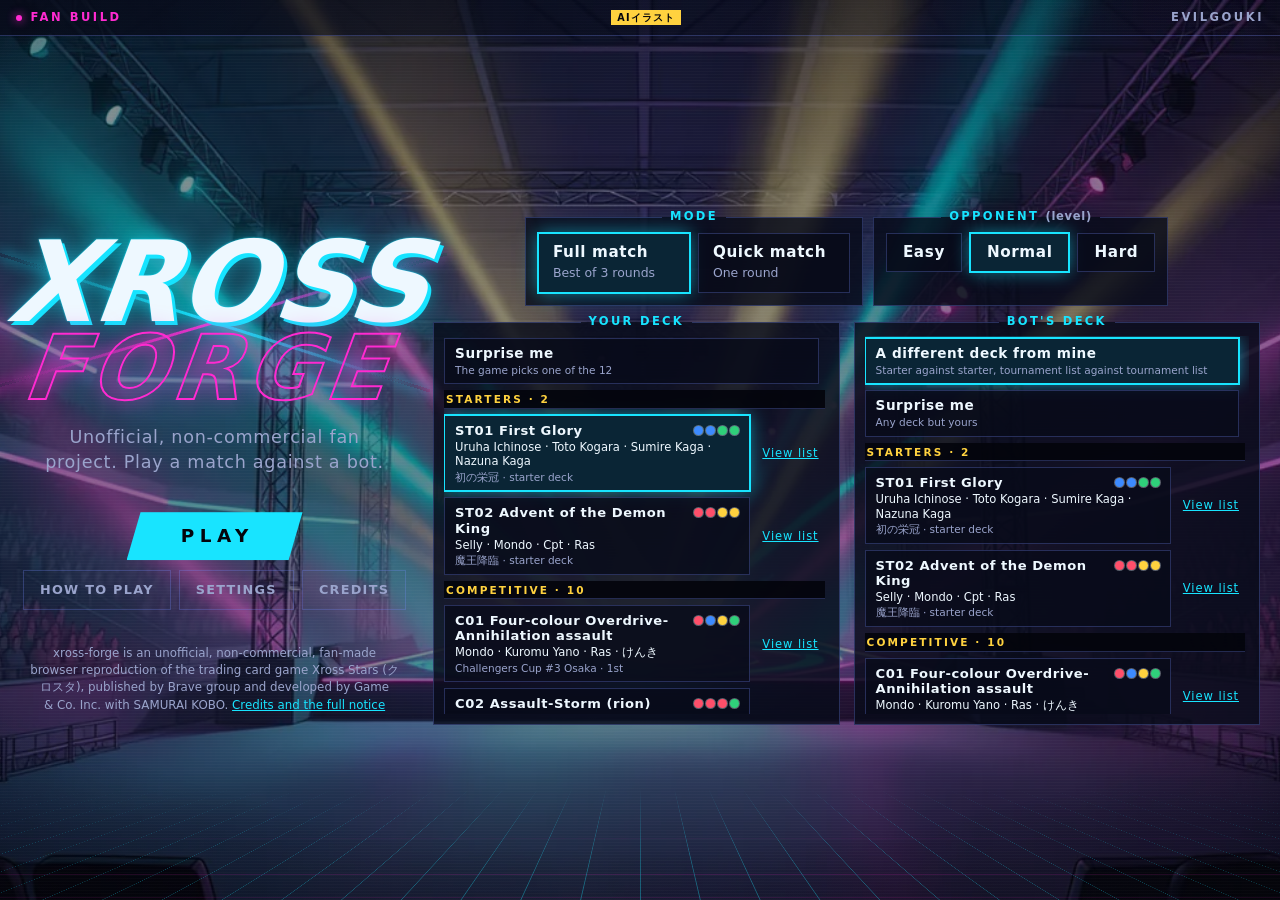
<file: index.html>
<!DOCTYPE html>
<html lang="en">
<head>
<meta charset="utf-8">
<meta name="viewport" content="width=device-width, initial-scale=1, viewport-fit=cover">
<title>Xross Forge</title>
<link rel="icon" href="data:image/svg+xml,%3Csvg xmlns='http://www.w3.org/2000/svg' viewBox='0 0 32 32'%3E%3Crect width='32' height='32' fill='%2304050c'/%3E%3Cpath d='M6 6l20 20' stroke='%2318e4ff' stroke-width='4'/%3E%3Cpath d='M26 6L6 26' stroke='%23ff2bd1' stroke-width='4'/%3E%3C/svg%3E">
<meta name="theme-color" content="#04050c">
<link rel="stylesheet" href="styles.css?v=6006d7e9f4">
</head>
<body>
<!-- Arena backdrop: pure CSS, no images. -->
<div class="arena" aria-hidden="true"><div class="floor"></div><div class="vignette"></div></div>

<div id="app">
  <div class="ticker"><span class="rec">Fan build</span><span class="ai-label">AIイラスト</span><span>evilgouki</span></div>

  <main class="title" id="title-screen">
    <h1 class="wordmark"><span class="wm-xross">XROSS</span> <span class="wm-forge">FORGE</span></h1>
    <p class="subtitle">Unofficial, non-commercial fan project. Play a match against a bot.</p>

    <section class="setup" aria-label="Match setup">
      <fieldset class="opt-group" id="opt-mode">
        <legend>Mode</legend>
        <label class="opt"><input type="radio" name="mode" value="full" checked><span class="opt-body"><b>Full match</b><i>Best of 3 rounds</i></span></label>
        <label class="opt"><input type="radio" name="mode" value="quick"><span class="opt-body"><b>Quick match</b><i>One round</i></span></label>
      </fieldset>
      <fieldset class="opt-group" id="opt-tier">
        <legend>Opponent <span class="legend-sub">(level)</span></legend>
        <label class="opt" title="Plays one card at a time and sometimes misjudges."><input type="radio" name="tier" value="easy"><span class="opt-body"><b>Easy</b></span></label>
        <label class="opt" title="Plans its whole turn before it plays a card."><input type="radio" name="tier" value="normal" checked><span class="opt-body"><b>Normal</b></span></label>
        <label class="opt" title="Plans its turn, then plays out your reply to check it is safe."><input type="radio" name="tier" value="hard"><span class="opt-body"><b>Hard</b></span></label>
      </fieldset>
      <section class="deck-pick" id="deck-pick" aria-label="Decks" data-active="mine">
        <div class="dp-tabs" role="tablist" aria-label="Which deck to choose">
          <button class="dp-tab is-on" id="dp-tab-mine" type="button" role="tab" aria-selected="true" aria-controls="dp-mine" data-panel="mine"><span class="dp-tab-k">Your deck</span><b class="dp-tab-v" id="dp-sum-mine"></b></button>
          <button class="dp-tab" id="dp-tab-bot" type="button" role="tab" aria-selected="false" aria-controls="dp-bot" data-panel="bot"><span class="dp-tab-k">Bot's deck</span><b class="dp-tab-v" id="dp-sum-bot"></b></button>
        </div>
        <fieldset class="dp-panel" id="dp-mine" data-panel="mine"><legend>Your deck</legend><div class="dp-list" id="dp-list-mine" tabindex="-1"></div></fieldset>
        <fieldset class="dp-panel" id="dp-bot" data-panel="bot"><legend>Bot's deck</legend><div class="dp-list" id="dp-list-bot" tabindex="-1"></div></fieldset>
      </section>
    </section>

    <div class="play-wrap">
      <button id="continue" class="btn primary continue" type="button" data-cue="ui-confirm" hidden>Continue</button>
      <p id="continue-note" class="why" role="status" hidden></p>
      <button id="play" class="play" type="button" data-cue="ui-confirm">Play</button>
      <p id="play-why" class="why" role="note" hidden></p>
      <p id="ai-status" class="ai-status" role="status" hidden></p>
      <div class="title-links">
        <button id="howto-open" class="btn ghost" type="button" data-cue="ui-drawer">How to play</button>
        <button id="settings-open" class="btn ghost" type="button" data-cue="ui-drawer">Settings</button>
        <button id="credits-open" class="btn ghost" type="button" data-cue="ui-drawer">Credits</button>
      </div>
    </div>
    <p class="notice-line" id="notice-line"><span id="notice-text"></span> <button class="linkish" id="notice-open" type="button" data-cue="ui-drawer">Credits and the full notice</button></p>
  </main>

  <div id="game" hidden>
    <header id="topbar">
      <div class="tb-left"><span class="tb-kicker">XROSS FORGE</span> <span class="ai-label">AIイラスト</span></div>
      <div id="scorebug" aria-label="Scoreboard"></div>
      <div class="tb-right">
        <button class="btn tiny" id="btn-log" type="button" data-cue="ui-drawer">Log</button>
        <button class="btn tiny" id="btn-flag" type="button">Flag a bug</button>
        <button class="btn tiny" id="btn-speed" type="button">Speed: full</button>
        <button class="btn tiny" id="btn-exit" type="button">Menu</button>
      </div>
    </header>
    <main id="board">
      <section class="side side-1" id="side-1" data-seat="1" aria-label="Opponent"></section>
      <div id="mid">
        <div id="turnchip"></div>
        <div id="hint" role="status" aria-live="polite"></div>
        <div id="confirm-slot"></div>
        <div class="et-wrap">
          <span id="endturn-label" hidden></span>
          <button id="endturn" class="endturn" type="button" data-cue="ui-confirm" disabled><span class="et-main">END<br>TURN</span><span class="et-num"></span></button>
        </div>
      </div>
      <section class="side side-0" id="side-0" data-seat="0" aria-label="You"></section>
      <div id="prompt"></div>
      <button id="prompt-pill" class="pill" type="button" data-cue="ui-drawer" hidden></button>
    </main>
    <div id="hand" aria-label="Your hand"></div>
    <footer id="lower" aria-live="off">
      <span class="lt-tag" id="cap-tag">R1</span>
      <span class="lt-main" id="caption"></span>
    </footer>
    <aside id="drawer" aria-label="Game log">
      <div class="dr-head"><b>Game log</b><button class="btn tiny" id="log-close" type="button" data-cue="ui-drawer">Close</button></div>
      <ol id="log-list"></ol>
    </aside>
  </div>

  <footer class="lower-third" id="title-lower">
    <span class="lt-tag">M3</span>
    <span class="lt-main">First playable</span>
    <span class="lt-sub" id="lt-status">vs a random bot</span>
  </footer>
</div>

<!-- Overlays: decorative layers are pointer-events:none; the prompt, viewer and end screen are real dialogs. -->
<div id="fx-layer" aria-hidden="true"></div>
<div id="spot" aria-hidden="true"></div>
<div id="ribbon" aria-hidden="true"></div>
<div id="banner" aria-hidden="true"></div>
<div id="stinger" aria-hidden="true"></div>
<div id="notice" aria-hidden="true"></div>
<div id="fx-lock" aria-hidden="true"></div>
<button id="end-pill" class="pill" type="button" hidden>Show the result</button>
<div id="viewer" class="modal" role="dialog" aria-modal="true" aria-labelledby="viewer-title">
  <div class="modal-card"><div class="modal-head"><h2 id="viewer-title"></h2><button class="btn tiny" id="viewer-close" type="button" data-cue="ui-cancel">Close</button></div><div id="viewer-body"></div></div>
</div>
<div id="confirm-exit" class="modal" role="dialog" aria-modal="true" aria-labelledby="exit-title">
  <div class="modal-card small"><h2 id="exit-title">Menu</h2>
    <div class="modal-actions menu-actions">
      <button class="btn primary" id="exit-keep" type="button" data-cue="ui-cancel">Keep playing</button>
      <button class="btn" id="menu-howto" type="button" data-cue="ui-drawer">How to play</button>
      <button class="btn" id="menu-settings" type="button" data-cue="ui-drawer">Settings</button>
      <button class="btn" id="menu-credits" type="button" data-cue="ui-drawer">Credits</button>
      <button class="btn" id="exit-concede" type="button">Concede the match</button>
      <button class="btn ghost" id="exit-quit" type="button">Quit to title (your match is saved)</button>
    </div>
  </div>
</div>
<div id="endscreen" class="modal" role="dialog" aria-modal="true" aria-labelledby="end-title-h">
  <div class="modal-card end"><div id="end-body"></div>
    <div class="modal-actions">
      <button class="btn primary" id="end-rematch" type="button" data-cue="ui-confirm">Rematch</button>
      <button class="btn" id="end-title" type="button">Back to title</button>
      <button class="btn" id="end-bug" type="button">Save bug report</button>
      <button class="btn ghost" id="end-look" type="button">Look at the board</button>
    </div>
  </div>
</div>
<div id="howto" class="modal" role="dialog" aria-modal="true" aria-labelledby="howto-title">
  <div class="modal-card howto"><div class="modal-head"><h2 id="howto-title">How to play</h2><button class="btn tiny" id="howto-close" type="button" data-cue="ui-cancel">Close</button></div><div id="howto-body"></div></div>
</div>
<div id="settings" class="modal" role="dialog" aria-modal="true" aria-labelledby="settings-title">
  <div class="modal-card howto"><div class="modal-head"><h2 id="settings-title">Settings</h2><button class="btn tiny" id="settings-close" type="button" data-cue="ui-cancel">Close</button></div><div id="settings-body"></div></div>
</div>
<div id="credits" class="modal" role="dialog" aria-modal="true" aria-labelledby="credits-title">
  <div class="modal-card howto"><div class="modal-head"><h2 id="credits-title">Credits and notice</h2><button class="btn tiny" id="credits-close" type="button" data-cue="ui-cancel">Close</button></div><div id="credits-body"></div></div>
</div>
<div id="deckpeek" class="modal" role="dialog" aria-modal="true" aria-labelledby="deckpeek-title">
  <div class="modal-card howto deckpeek"><div class="modal-head"><h2 id="deckpeek-title">Deck list</h2><button class="btn tiny" id="deckpeek-close" type="button" data-cue="ui-cancel">Close</button></div><div id="deckpeek-body"></div></div>
</div>
<div id="zoom" aria-hidden="true"></div>
<div id="toast" role="status" aria-live="polite"></div>
<div id="autopass" role="status" aria-live="polite" hidden><span class="ap-text">No plays — ending turn</span><button class="btn tiny" id="autopass-cancel" type="button" data-cue="ui-cancel">Cancel</button></div>
<div id="ai-error" role="alert" hidden></div>

<!-- engine -->
<script src="js/ns.js?v=d16e124dae"></script>
<script src="js/rng.js?v=dc20b6eb4a"></script>
<script src="data/defects.js?v=e51ead7472"></script>
<script src="data/tags.js?v=cbca268f59"></script>
<script src="data/cards.js?v=624b1253ff"></script>
<script src="data/decks.js?v=25122f7da8"></script>
<script src="data/abilities.js?v=299f1d3e82"></script>
<script src="data/abilities-bp01.js?v=a504220b53"></script>
<script src="data/abilities-bp02.js?v=bd2a103de3"></script>
<script src="data/abilities-bp03.js?v=75a9203880"></script>
<script src="data/abilities-bp04.js?v=0ef4e13bff"></script>
<script src="data/abilities-end.js?v=1db2b35959"></script>
<script src="data/art-manifest.js?v=639e33f29a"></script>
<script src="data/sound-manifest.js?v=74a9ad4523"></script>
<script src="js/engine/state.js?v=2c07dc3124"></script>
<script src="js/engine/log.js?v=d7d546723a"></script>
<script src="js/engine/doors.js?v=834beb9b3c"></script>
<script src="js/engine/abilities.js?v=880fb7f247"></script>
<script src="js/engine/attack.js?v=3fb0451f2c"></script>
<script src="js/engine/flow.js?v=60d8877d36"></script>
<script src="js/engine/api.js?v=af662bb278"></script>
<!-- /engine -->
<!-- ai: the opponent. js/ai/worker.js importScripts the engine block above plus this block (tools/check-pages.mjs keeps them equal). -->
<!-- ai -->
<script src="js/ai/determinize.js?v=4ceeca1c72"></script>
<script src="js/ai/eval.js?v=9abe927716"></script>
<script src="js/ai/policies.js?v=96d82cd09e"></script>
<script src="js/ai/ai.js?v=3cd8e16f76"></script>
<!-- /ai -->
<!-- audio: M6 owns these three files. The UI calls XS.Audio (init, unlock, onLog, cue, setScene, settings) and boot.js throws if it is missing. -->
<!-- audio -->
<script src="data/audio-cues.js?v=8159ddf753"></script>
<script src="js/audio/map.js?v=69a84cd83b"></script>
<script src="js/audio/audio.js?v=dc0671ba6a"></script>
<!-- /audio -->
<!-- UI, in dependency order. Everything under js/ui/ is view layer. -->
<script src="js/ui/core.js?v=1379afb488"></script>
<script src="js/ui/settings.js?v=c2d519072b"></script>
<script src="js/ui/save.js?v=0bffbeb710"></script>
<script src="js/ui/stats.js?v=4e8129c9c2"></script>
<script src="js/ui/art.js?v=3677d5d7a1"></script>
<script src="js/ui/sfx.js?v=c9224ed458"></script>
<script src="js/ui/logtext.js?v=cb4169e4ce"></script>
<script src="js/ui/cardview.js?v=fcd464b5f9"></script>
<script src="js/ui/preview.js?v=23f8d57e72"></script>
<script src="js/ui/anim.js?v=aa5e12cb2d"></script>
<script src="js/ui/targeting.js?v=7df2557c58"></script>
<script src="js/ui/prompt.js?v=459cbf56a9"></script>
<script src="js/ui/board.js?v=9dbc4d0035"></script>
<script src="js/ui/bot-random.js?v=75e84f3887"></script>
<script src="js/ui/bot-ai.js?v=f3d92e0773"></script>
<script src="js/ui/game.js?v=5279d9aa54"></script>
<script src="js/ui/panels.js?v=67c387c7de"></script>
<script src="js/ui/title.js?v=e37e2ce269"></script>
<script src="js/ui/boot.js?v=4383f9db89"></script>
</body>
</html>
</file>
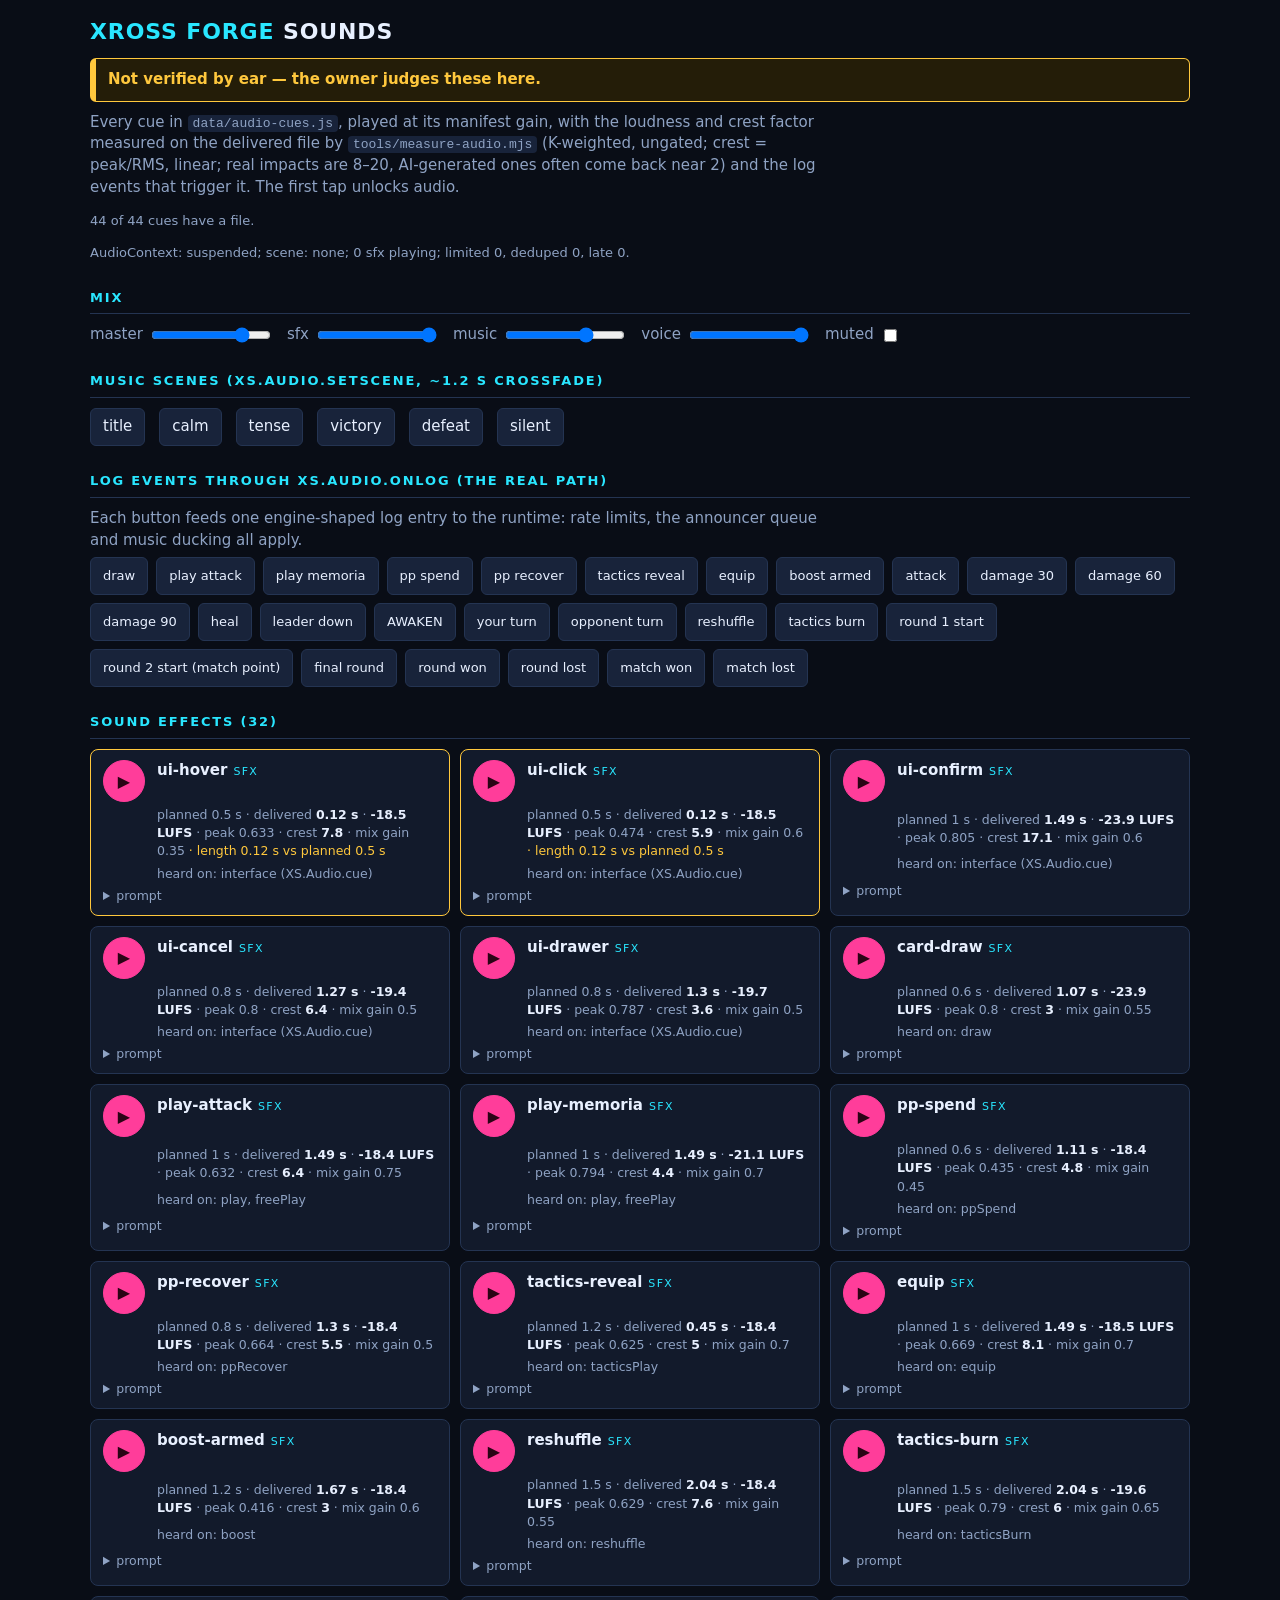
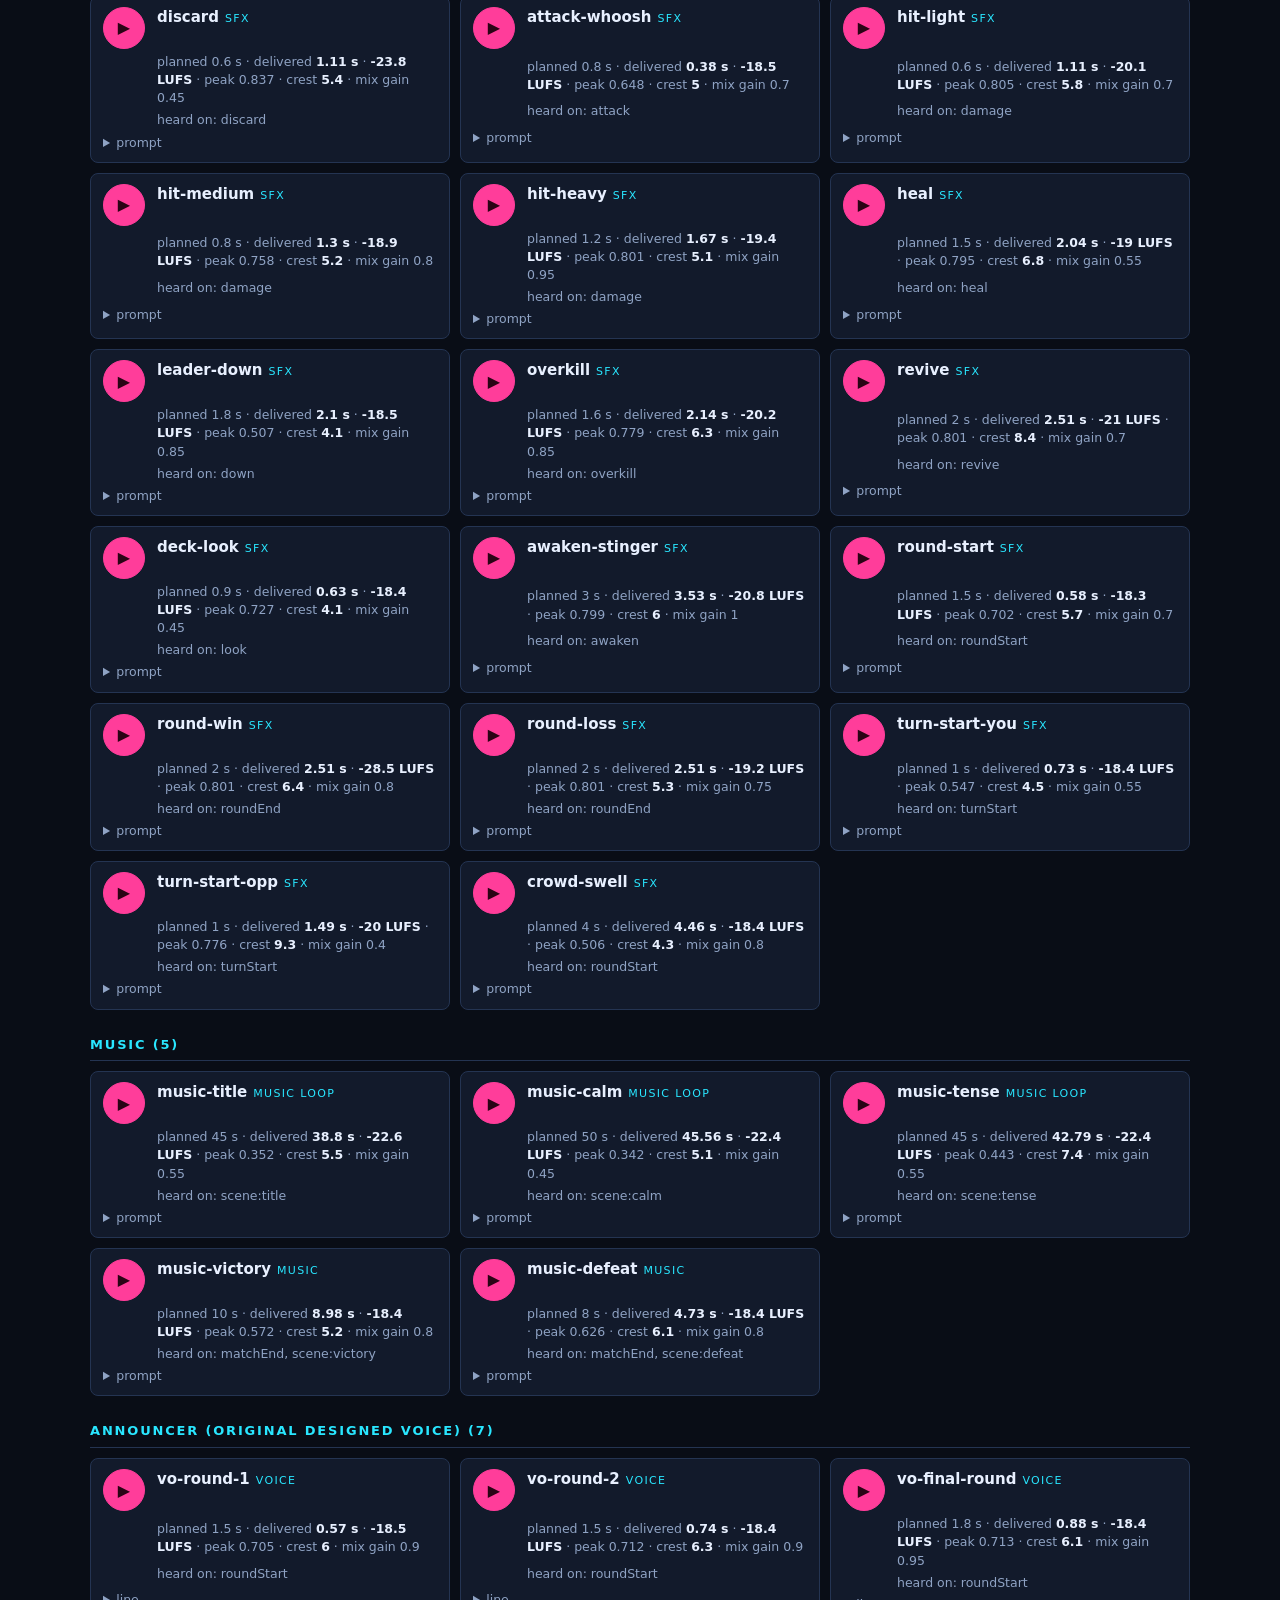
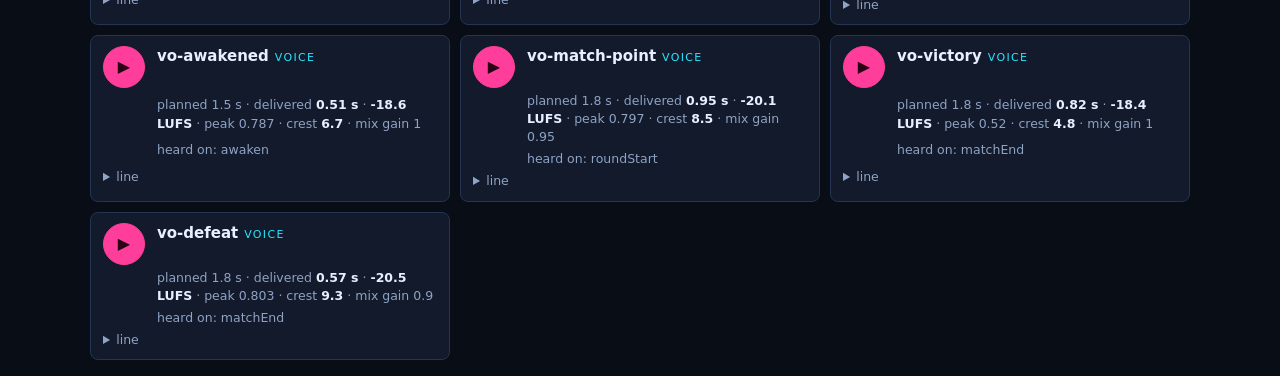
<file: sounds.html>
<!doctype html>
<html lang="en">
<head>
<meta charset="utf-8">
<meta name="viewport" content="width=device-width, initial-scale=1">
<title>Xross Forge sounds</title>
<style>
  :root {
    --bg: #090d16; --panel: #121a2b; --panel2: #18233a; --line: #243452;
    --ink: #e8f0ff; --dim: #8fa3c4; --cyan: #29e6ff; --magenta: #ff3d9a; --amber: #ffc83d; --bad: #ff7a85; --ok: #54e3a0;
  }
  * { box-sizing: border-box; }
  body { margin: 0; padding: 16px; background: var(--bg); color: var(--ink); font: 15px/1.45 system-ui, -apple-system, 'Segoe UI', sans-serif; }
  main { max-width: 1100px; margin: 0 auto; }
  h1 { font-size: 22px; margin: 0 0 4px; letter-spacing: .04em; text-transform: uppercase; }
  h1 span { color: var(--cyan); }
  h2 { font-size: 13px; margin: 26px 0 10px; color: var(--cyan); letter-spacing: .14em; text-transform: uppercase; border-bottom: 1px solid var(--line); padding-bottom: 6px; }
  .banner { border: 1px solid var(--amber); border-left-width: 6px; background: #241d08; color: var(--amber); padding: 10px 12px; border-radius: 6px; margin: 10px 0; font-weight: 600; }
  .banner.mock { border-color: var(--magenta); background: #2a0c1c; color: #ff9bc9; }
  p.note { color: var(--dim); margin: 6px 0; max-width: 78ch; }
  code { background: var(--panel2); padding: 1px 5px; border-radius: 4px; font-size: 13px; }
  .bar { display: flex; flex-wrap: wrap; gap: 8px 14px; align-items: center; margin: 8px 0; }
  .bar label { color: var(--dim); display: flex; align-items: center; gap: 6px; }
  .bar input[type=range] { width: 120px; }
  button { font: inherit; color: var(--ink); background: var(--panel2); border: 1px solid var(--line); border-radius: 6px; padding: 7px 12px; cursor: pointer; min-height: 38px; }
  button:hover { border-color: var(--cyan); }
  button.on { background: var(--cyan); color: #04202a; border-color: var(--cyan); font-weight: 700; }
  button:disabled { opacity: .4; cursor: not-allowed; }
  .state { color: var(--dim); font-size: 13px; }
  .grid { display: grid; grid-template-columns: repeat(auto-fill, minmax(320px, 1fr)); gap: 10px; }
  .cue { background: var(--panel); border: 1px solid var(--line); border-radius: 8px; padding: 10px 12px; display: grid; grid-template-columns: 42px 1fr; gap: 4px 12px; }
  .cue.pending { opacity: .7; border-style: dashed; }
  .cue.flagged { border-color: var(--amber); }
  .cue .play { width: 42px; height: 42px; border-radius: 50%; padding: 0; font-size: 16px; background: var(--magenta); border-color: var(--magenta); color: #2a0415; font-weight: 700; }
  .cue .play.playing { background: var(--cyan); border-color: var(--cyan); color: #04202a; }
  .cue .tag { font-weight: 700; word-break: break-all; }
  .cue .kind { color: var(--cyan); font-size: 11px; letter-spacing: .12em; text-transform: uppercase; margin-left: 6px; }
  .cue .meta, .cue .trig { color: var(--dim); font-size: 12.5px; grid-column: 2; }
  .cue .meta b { color: var(--ink); font-weight: 600; }
  .flag { color: var(--amber); }
  .pend { color: var(--bad); font-weight: 600; }
  details { grid-column: 1 / -1; color: var(--dim); font-size: 12.5px; }
  summary { cursor: pointer; }
  .sim { display: flex; flex-wrap: wrap; gap: 8px; }
  .sim button { font-size: 13px; }
  @media (max-width: 480px) { .grid { grid-template-columns: 1fr; } }
</style>
</head>
<body>
<main>
  <h1><span>Xross Forge</span> sounds</h1>
  <div class="banner">Not verified by ear &mdash; the owner judges these here.</div>
  <div class="banner mock" id="mock" hidden>These files are generated test tones (<code>--mock</code>), not the game's audio.</div>
  <p class="note">Every cue in <code>data/audio-cues.js</code>, played at its manifest gain, with the loudness and crest factor measured on the delivered file by <code>tools/measure-audio.mjs</code> (K-weighted, ungated; crest = peak/RMS, linear; real impacts are 8&ndash;20, AI-generated ones often come back near 2) and the log events that trigger it. The first tap unlocks audio.</p>
  <p class="state" id="coverage"></p>
  <p class="state" id="audio-state"></p>

  <h2>Mix</h2>
  <div class="bar" id="mix"></div>

  <h2>Music scenes (XS.Audio.setScene, ~1.2 s crossfade)</h2>
  <div class="bar" id="scenes"></div>

  <h2>Log events through XS.Audio.onLog (the real path)</h2>
  <p class="note">Each button feeds one engine-shaped log entry to the runtime: rate limits, the announcer queue and music ducking all apply.</p>
  <div class="sim" id="sim"></div>

  <div id="out"></div>
</main>
<script src="js/ns.js"></script>
<script src="data/sound-manifest.js"></script>
<script src="data/audio-cues.js"></script>
<script src="js/audio/map.js"></script>
<script src="js/audio/audio.js"></script>
<script src="js/audio/sounds-page.js"></script>
</body>
</html>
</file>
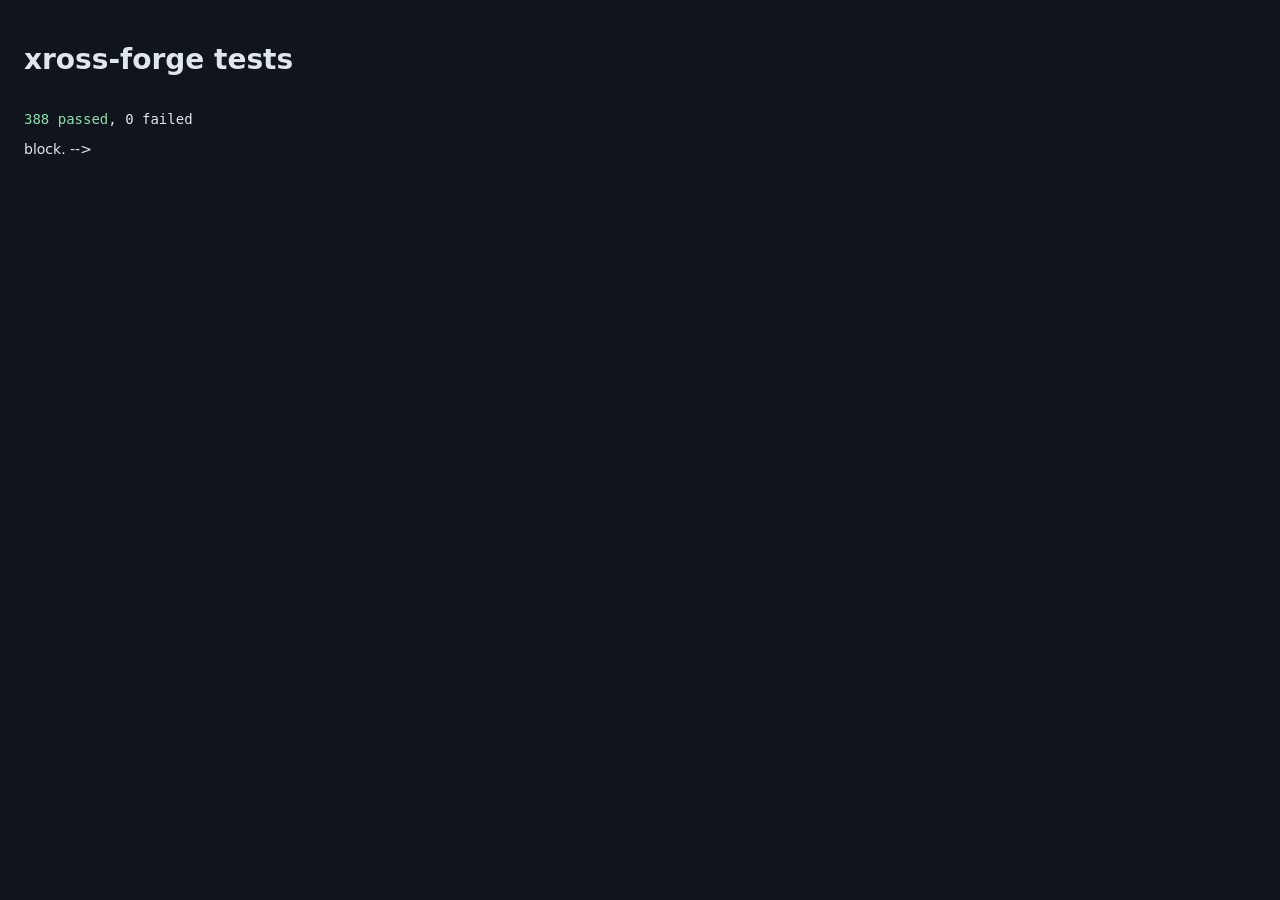
<file: tests.html>
<!doctype html>
<html lang="en">
<head><meta charset="utf-8"><meta name="viewport" content="width=device-width, initial-scale=1"><title>xross-forge tests</title>
<style>body{font:14px system-ui;background:#10141c;color:#dfe6f0;padding:16px}.f{color:#ff8a80}.p{color:#8ee0ac}</style></head>
<body>
<h1>xross-forge tests</h1><pre id="out">running…</pre>
<!-- engine -->
<script src="js/ns.js"></script>
<script src="js/rng.js"></script>
<script src="data/defects.js"></script>
<script src="data/tags.js"></script>
<script src="data/cards.js"></script>
<script src="data/decks.js"></script>
<script src="data/abilities.js"></script>
<script src="data/abilities-bp01.js"></script>
<script src="data/abilities-bp02.js"></script>
<script src="data/abilities-bp03.js"></script>
<script src="data/abilities-bp04.js"></script>
<script src="data/abilities-end.js"></script>
<script src="data/art-manifest.js"></script>
<script src="data/sound-manifest.js"></script>
<script src="js/engine/state.js"></script>
<script src="js/engine/log.js"></script>
<script src="js/engine/doors.js"></script>
<script src="js/engine/abilities.js"></script>
<script src="js/engine/attack.js"></script>
<script src="js/engine/flow.js"></script>
<script src="js/engine/api.js"></script>
<!-- /engine -->
<!-- AI: the same scripts the page and js/ai/worker.js load (tools/check-pages.mjs keeps the three lists equal). Not part of the engine block. -->
<!-- ai -->
<script src="js/ai/determinize.js"></script>
<script src="js/ai/eval.js"></script>
<script src="js/ai/policies.js"></script>
<script src="js/ai/ai.js"></script>
<!-- /ai -->
<!-- audio (M6): the cue sheet, the log -> cue map and the runtime, for tests/50-audio.js and the UI scene tests. Mirrors index.html's <!-- audio --> block. -->
<script src="data/audio-cues.js"></script>
<script src="js/audio/map.js"></script>
<script src="js/audio/audio.js"></script>
<!-- UI modules under test (headless-safe: no DOM is touched until a function runs). Not part of the engine block. -->
<script src="js/ui/core.js"></script>
<script src="js/ui/settings.js"></script>
<script src="js/ui/save.js"></script>
<script src="js/ui/stats.js"></script>
<script src="js/ui/art.js"></script>
<script src="js/ui/sfx.js"></script>
<script src="js/ui/logtext.js"></script>
<script src="js/ui/anim.js"></script>
<script src="js/ui/targeting.js"></script>
<script src="js/ui/prompt.js"></script>
<script src="js/ui/bot-random.js"></script>
<script src="tests/harness.js"></script>
<script src="tests/00-smoke.js"></script>
<script src="tests/01-data.js"></script>
<script src="tests/05-fixtures.js"></script>
<script src="tests/10-rules.js"></script>
<script src="tests/15-ops.js"></script>
<script src="tests/20-cards.js"></script>
<script src="tests/21-cards-bp01.js"></script>
<script src="tests/22-cards-bp02.js"></script>
<script src="tests/23-cards-bp03.js"></script>
<script src="tests/24-cards-bp04.js"></script>
<script src="tests/30-ui.js"></script>
<script src="tests/40-ai.js"></script>
<script src="tests/50-audio.js"></script>
<script>
  (function () {
    const esc = (t) => t.replace(/&/g, '&amp;').replace(/</g, '&lt;');
    const r = XS.T.runAll(new URLSearchParams(location.search).get('filter'));
    document.getElementById('out').innerHTML = r.fails.map((f) => '<span class="f">' + esc(f) + '</span>').join('\n') +
      '\n<span class="p">' + r.pass + ' passed</span>, ' + r.fail + ' failed';
  })();
</script>
</body>
</html>
</file>
<file: styles.css>
/* xross-forge: esports-broadcast look. Dark arena, neon cyan + magenta, a lower-third bar.
   Colours are custom properties on :root; rules below use the tokens. */
:root {
  color-scheme: dark;

  --bg-0: #04050c;          /* arena floor, darkest */
  --bg-1: #080b1a;          /* arena mid */
  --bg-2: #10153a;          /* arena glow */
  --panel: rgba(8, 11, 26, 0.82);
  --ink: #eef8ff;           /* primary text */
  --dim: #9aa4cc;           /* secondary text */
  --line: rgba(120, 140, 255, 0.28);

  --cyan: #18e4ff;          /* accent 1 */
  --cyan-glow: rgba(24, 228, 255, 0.55);
  --magenta: #ff2bd1;       /* accent 2 */
  --magenta-glow: rgba(255, 43, 209, 0.5);

  --font-display: "Arial Black", "Helvetica Neue", Impact, "Segoe UI", system-ui, sans-serif;
  --font-body: system-ui, -apple-system, "Segoe UI", Roboto, "Helvetica Neue", Arial, sans-serif;

  --gutter: 16px;
}

* { box-sizing: border-box; }
html { background: var(--bg-0); }
body {
  margin: 0;
  min-height: 100vh;
  min-height: 100dvh;
  background: var(--bg-0);
  color: var(--ink);
  font: 16px/1.45 var(--font-body);
  overflow-x: hidden;
  overflow-x: clip;
  -webkit-text-size-adjust: 100%;
}

/* ---- the arena: fixed backdrop, never scrolls, never widens the page ------------------- */
.arena {
  position: fixed;
  inset: 0;
  overflow: hidden;
  z-index: 0;
  pointer-events: none;
  background:
    linear-gradient(var(--art-scrim), var(--art-scrim)),
    var(--art-backdrop, none) center / cover no-repeat,
    radial-gradient(ellipse 70% 55% at 50% 38%, var(--bg-2) 0%, transparent 70%),
    linear-gradient(180deg, var(--bg-1) 0%, var(--bg-0) 62%);
}
/* backdrop pictures (ui/title on the title, ui/arena in a match), set on <body> by js/ui/art.js */
body { --art-backdrop: var(--art-title, none); }
body.in-game { --art-backdrop: var(--art-arena, none); }
body.art-title:not(.in-game) { --art-scrim: rgba(4, 5, 12, 0.45); }
body.art-arena.in-game { --art-scrim: rgba(4, 5, 12, 0.55); }
/* stage lights: two crossing beams (the "xross") */
.arena::before,
.arena::after {
  content: "";
  position: absolute;
  top: -20%;
  left: 50%;
  width: 150vmax;
  height: 150vmax;
  margin-left: -75vmax;
  background: conic-gradient(from 0deg at 50% 0%, transparent 0 14deg, var(--cyan-glow) 15deg 16deg, transparent 17deg 360deg);
  opacity: 0.55;
  transform-origin: 50% 0;
}
.arena::after {
  background: conic-gradient(from 0deg at 50% 0%, transparent 0 343deg, var(--magenta-glow) 344deg 345deg, transparent 346deg 360deg);
}
.floor {
  position: absolute;
  left: -50%;
  right: -50%;
  bottom: -2%;
  height: 62%;
  transform-origin: 50% 100%;
  transform: perspective(520px) rotateX(62deg);
  background:
    linear-gradient(90deg, var(--cyan-glow) 1px, transparent 1px) 0 0 / 64px 64px,
    linear-gradient(0deg, var(--magenta-glow) 1px, transparent 1px) 0 0 / 64px 64px;
  -webkit-mask-image: linear-gradient(0deg, #000 0%, transparent 92%);
  mask-image: linear-gradient(0deg, #000 0%, transparent 92%);
  opacity: 0.85;
  animation: floor-scroll 6s linear infinite;
}
.vignette {
  position: absolute;
  inset: 0;
  background:
    radial-gradient(ellipse 120% 90% at 50% 45%, transparent 55%, var(--bg-0) 100%),
    repeating-linear-gradient(0deg, rgba(255, 255, 255, 0.025) 0 1px, transparent 1px 3px);
}
@keyframes floor-scroll { to { background-position: 0 64px, 0 64px; } }

/* ---- layout: ticker / title / lower third ---------------------------------------------- */
#app {
  position: relative;
  z-index: 1;
  min-height: 100vh;
  min-height: 100dvh;
  display: grid;
  grid-template-rows: auto 1fr auto;
  padding-top: env(safe-area-inset-top);
}

.ticker {
  display: flex;
  align-items: center;
  justify-content: space-between;
  gap: 12px;
  padding: 10px max(var(--gutter), env(safe-area-inset-right)) 10px max(var(--gutter), env(safe-area-inset-left));
  font: 700 0.72rem/1 var(--font-body);
  letter-spacing: 0.22em;
  text-transform: uppercase;
  color: var(--dim);
  border-bottom: 1px solid var(--line);
  background: linear-gradient(90deg, var(--panel), transparent);
}
.ticker .rec { color: var(--magenta); }
.ticker .rec::before { content: ""; display: inline-block; width: 0.55em; height: 0.55em; margin-right: 0.7em; border-radius: 50%; background: var(--magenta); box-shadow: 0 0 10px var(--magenta); animation: blink 1.6s steps(2, jump-none) infinite; }
@keyframes blink { 50% { opacity: 0.25; } }

.title {
  display: flex;
  flex-direction: column;
  align-items: center;
  justify-content: center;
  text-align: center;
  padding: 24px var(--gutter);
  min-width: 0;
}

/* ---- the wordmark: CSS text only ------------------------------------------------------- */
.wordmark {
  position: relative;
  margin: 0;
  display: flex;
  flex-direction: column;
  align-items: center;
  font: 900 italic clamp(3.6rem, 21vw, 9.5rem) / 0.86 var(--font-display);
  letter-spacing: -0.01em;
  text-transform: uppercase;
  transform: skewX(-7deg);
}
.wordmark .wm-xross {
  color: var(--ink);
  text-shadow: 0 0 22px var(--cyan-glow), 0 0 2px var(--cyan), 4px 4px 0 var(--cyan);
}
.wordmark .wm-forge {
  font-size: 0.8em;
  letter-spacing: 0.06em;
  color: transparent;
  -webkit-text-stroke: 2px var(--magenta);
  text-shadow: 0 0 24px var(--magenta-glow);
  paint-order: stroke fill;
}
/* the cross behind the wordmark: two bars, one per accent */
.wordmark::before,
.wordmark::after {
  content: "";
  position: absolute;
  left: -6%;
  right: -6%;
  top: 50%;
  height: 3px;
  z-index: -1;
  transform-origin: 50% 50%;
}
.wordmark::before { background: linear-gradient(90deg, transparent, var(--cyan), transparent); transform: rotate(17deg); box-shadow: 0 0 14px var(--cyan); }
.wordmark::after  { background: linear-gradient(90deg, transparent, var(--magenta), transparent); transform: rotate(-17deg); box-shadow: 0 0 14px var(--magenta); }

.subtitle {
  margin: 22px 0 0;
  max-width: 60ch;
  text-wrap: balance;
  font-size: clamp(0.9rem, 3.6vw, 1.1rem);
  letter-spacing: 0.04em;
  color: var(--dim);
}

/* ---- the Play button: disabled until the engine exists --------------------------------- */
.play-wrap { margin-top: 30px; display: flex; flex-direction: column; align-items: center; gap: 10px; }
.play {
  appearance: none;
  min-width: 11rem;
  min-height: 48px;
  padding: 12px 40px;
  font: 800 1.15rem/1 var(--font-display);
  letter-spacing: 0.3em;
  text-transform: uppercase;
  text-indent: 0.3em;
  color: var(--bg-0);
  background: var(--cyan);
  border: 0;
  clip-path: polygon(14px 0, 100% 0, calc(100% - 14px) 100%, 0 100%);
  cursor: pointer;
  box-shadow: 0 0 28px var(--cyan-glow);
}
.play:hover:not(:disabled) { background: var(--magenta); }
.play:focus-visible { outline: 3px solid var(--magenta); outline-offset: 4px; }
.play:disabled {
  cursor: not-allowed;
  color: var(--dim);
  background: transparent;
  /* clip-path would cut a border, so the outline is an inset shadow instead */
  background-color: var(--panel);
  box-shadow: inset 0 0 0 2px var(--line);
}
.why {
  margin: 0;
  font-size: 0.82rem;
  letter-spacing: 0.12em;
  text-transform: uppercase;
  color: var(--dim);
}
.why::before { content: "LOCKED"; margin-right: 0.9em; padding: 2px 7px; font-weight: 800; letter-spacing: 0.16em; color: var(--magenta); border: 1px solid var(--magenta); }

/* ---- lower third ----------------------------------------------------------------------- */
.lower-third {
  display: flex;
  flex-wrap: wrap;
  align-items: stretch;
  margin: 0 var(--gutter) max(var(--gutter), env(safe-area-inset-bottom));
  max-width: 100%;
}
.lower-third > * { display: flex; align-items: center; padding: 10px 18px; min-width: 0; }
.lt-tag {
  font: 900 1rem/1 var(--font-display);
  letter-spacing: 0.12em;
  color: var(--bg-0);
  background: var(--magenta);
  clip-path: polygon(0 0, 100% 0, calc(100% - 12px) 100%, 0 100%);
  padding-right: 28px;
}
.lt-main {
  font: 800 0.95rem/1.2 var(--font-display);
  letter-spacing: 0.14em;
  text-transform: uppercase;
  background: var(--panel);
  border-top: 2px solid var(--cyan);
  margin-left: -10px;
  padding-left: 22px;
}
.lt-sub {
  flex: 1 1 14rem;
  font-size: 0.82rem;
  letter-spacing: 0.06em;
  color: var(--dim);
  background: linear-gradient(90deg, var(--panel), transparent);
  border-top: 2px solid var(--line);
}
.lt-sub { gap: 0.6em; }
.lt-sub .ok { color: var(--cyan); font-weight: 700; }

/* ---- small screens ---------------------------------------------------------------------- */
@media (max-width: 480px) {
  .lower-third > * { padding: 9px 14px; }
  .lt-sub { flex-basis: 100%; border-top-width: 1px; }
  .lt-main { flex: 1 1 0; }
  .wordmark .wm-forge { -webkit-text-stroke-width: 1.5px; }
}
@media (max-height: 520px) and (orientation: landscape) {
  .title { padding-block: 8px; }
  .wordmark { font-size: clamp(2.6rem, 14vh, 6rem); }
  .subtitle { margin-top: 10px; }
  .play-wrap { margin-top: 14px; }
}
@media (prefers-reduced-motion: reduce) {
  .floor, .ticker .rec::before { animation: none; }
}

/* =====================================================================================
   M3: the first playable. Title setup, the board, prompts, effects.
   Colours are tokens; everything below uses them.
   ===================================================================================== */
:root {
  --c-blue: #3d8bff;
  --c-green: #2fd07a;
  --c-red: #ff4f6a;
  --c-yellow: #ffd23f;
  --c-colorless: #9aa4cc;
  --ok: #3ddc97;
  --danger: #ff4d6d;
  --gold: #ffd23f;
  --card-bg: #0b1030;
  --card-bg-2: #141a45;
  --scrim: rgba(2, 3, 10, 0.72);
  --shade: rgba(0, 0, 0, 0.5);
  --shade-soft: var(--shade-soft);
  --shine: var(--shine);
  --white: #ffffff;
  --plate: rgba(6, 9, 28, 0.82);          /* translucent text plate over card art */
  --art-scrim: transparent;               /* darkens a backdrop picture so the text on top stays readable */
  --clear: rgba(2, 3, 10, 0);
  --focus: var(--magenta);
}
.col-blue { --cc: var(--c-blue); }
.col-green { --cc: var(--c-green); }
.col-red { --cc: var(--c-red); }
.col-yellow { --cc: var(--c-yellow); }
.col-colorless { --cc: var(--c-colorless); }

[hidden] { display: none !important; }
button { font: inherit; color: inherit; }
button:focus-visible, [role="button"]:focus-visible, input:focus-visible + .opt-body { outline: 3px solid var(--focus); outline-offset: 2px; }

/* ---- title: setup panel -------------------------------------------------------------- */
.setup { margin-top: 22px; display: flex; flex-wrap: wrap; gap: 14px 22px; justify-content: center; max-width: min(860px, 100%); }
.opt-group { margin: 0; padding: 10px 12px 12px; border: 1px solid var(--line); background: var(--panel); min-width: 0; display: flex; flex-wrap: wrap; gap: 8px; justify-content: center; }
.opt-group legend { padding: 0 8px; font: 800 0.72rem/1 var(--font-body); letter-spacing: 0.2em; text-transform: uppercase; color: var(--cyan); }
.legend-sub { color: var(--dim); letter-spacing: 0.06em; text-transform: none; font-weight: 600; }
.opt { position: relative; cursor: pointer; }
.opt input { position: absolute; opacity: 0; inset: 0; margin: 0; cursor: pointer; }
.opt-body { display: flex; flex-direction: column; gap: 3px; min-width: 9.5rem; padding: 10px 14px; text-align: left; border: 1px solid var(--line); background: color-mix(in srgb, var(--bg-1) 80%, transparent); }
.opt-body b { font: 800 0.95rem/1.15 var(--font-display); letter-spacing: 0.04em; }
.opt-body i { font-style: normal; font-size: 0.78rem; color: var(--dim); }
.opt input:checked + .opt-body { border-color: var(--cyan); box-shadow: 0 0 0 1px var(--cyan), 0 0 18px var(--cyan-glow); background: color-mix(in srgb, var(--cyan) 12%, var(--bg-1)); }
.opt:hover .opt-body { border-color: var(--magenta); }
.play-wrap { flex-direction: column; }
.notice-line { margin: 18px 0 0; max-width: 62ch; font-size: 0.74rem; line-height: 1.45; color: var(--dim); text-wrap: balance; }
.linkish { appearance: none; background: none; border: 0; padding: 0; color: var(--cyan); text-decoration: underline; cursor: pointer; font-size: inherit; }

/* ---- buttons -------------------------------------------------------------------------- */
.btn { appearance: none; cursor: pointer; padding: 9px 16px; min-height: 40px; font: 800 0.8rem/1.1 var(--font-body); letter-spacing: 0.1em; text-transform: uppercase; color: var(--ink); background: color-mix(in srgb, var(--bg-2) 85%, transparent); border: 1px solid var(--line); }
.btn:hover:not(:disabled) { border-color: var(--cyan); }
.btn.primary { color: var(--bg-0); background: var(--cyan); border-color: var(--cyan); box-shadow: 0 0 16px var(--cyan-glow); }
.btn.primary:hover:not(:disabled) { background: var(--magenta); border-color: var(--magenta); }
.btn.ghost { background: transparent; color: var(--dim); }
.btn.tiny { min-height: 30px; padding: 5px 10px; font-size: 0.68rem; }
.btn.big { min-height: 56px; padding: 14px 28px; font-size: 1.05rem; }
.btn.step { min-width: 40px; min-height: 40px; padding: 4px; font-size: 1.2rem; }
.btn:disabled { opacity: 0.4; cursor: not-allowed; box-shadow: none; }
.btn.is-picked { border-color: var(--magenta); box-shadow: 0 0 12px var(--magenta-glow); }
.pill { position: absolute; left: 50%; top: 50%; transform: translate(-50%, -50%); z-index: 30; appearance: none; cursor: pointer; padding: 10px 18px; font: 800 0.8rem/1 var(--font-body); letter-spacing: 0.08em; text-transform: uppercase; color: var(--bg-0); background: var(--magenta); border: 0; border-radius: 99px; box-shadow: 0 0 22px var(--magenta-glow); animation: pill-pulse 1.4s ease-in-out infinite; }
#end-pill { position: fixed; z-index: 70; top: auto; bottom: 14%; }
@keyframes pill-pulse { 50% { box-shadow: 0 0 34px var(--magenta); } }

/* ---- game shell: the board is the whole window ---------------------------------------- */
body.in-game { overflow: hidden; height: 100dvh; }
body.in-game #app > .ticker, body.in-game #title-screen, body.in-game #title-lower { display: none; }
#game {
  position: fixed; inset: 0; z-index: 2;
  display: grid; grid-template-columns: minmax(0, 1fr); grid-template-rows: auto minmax(0, 1fr) auto auto;
  padding: env(safe-area-inset-top) env(safe-area-inset-right) env(safe-area-inset-bottom) env(safe-area-inset-left);
  overflow: hidden;
  /* sizes: leader slot (square), play-area card, hand card (heights) */
  --lh: clamp(60px, calc((100dvh - 330px) * 0.28), 150px);
  --ph: calc(var(--lh) * 0.62);
  --hh: clamp(84px, calc((100dvh - 330px) * 0.27), 150px);
  --pad: 10px;
}
#topbar { display: grid; grid-template-columns: 1fr auto 1fr; align-items: center; gap: 8px; padding: 6px var(--pad); border-bottom: 1px solid var(--line); background: linear-gradient(180deg, var(--panel), transparent); min-height: 44px; }
.tb-kicker { font: 900 0.7rem/1 var(--font-display); letter-spacing: 0.3em; color: var(--dim); }
.tb-right { display: flex; gap: 6px; justify-content: flex-end; flex-wrap: nowrap; }
#scorebug { display: flex; align-items: stretch; justify-content: center; font-family: var(--font-display); }
.sb-side { display: flex; align-items: center; gap: 8px; padding: 4px 12px; background: var(--panel); border-top: 2px solid var(--line); min-width: 0; }
.sb-side.is-turn { border-top-color: var(--cyan); box-shadow: 0 -6px 14px -8px var(--cyan-glow) inset; }
.sb-opp.is-turn { border-top-color: var(--magenta); }
.sb-you { clip-path: polygon(0 0, 100% 0, calc(100% - 10px) 100%, 0 100%); padding-right: 20px; }
.sb-opp { clip-path: polygon(10px 0, 100% 0, 100% 100%, 0 100%); padding-left: 20px; flex-direction: row-reverse; }
.sb-name { font-weight: 900; letter-spacing: 0.14em; font-size: 0.8rem; }
.sb-deck { font: 600 0.62rem/1 var(--font-body); color: var(--dim); max-width: 9rem; overflow: hidden; text-overflow: ellipsis; white-space: nowrap; letter-spacing: 0.04em; }
.sb-score { font-weight: 900; font-size: 1.5rem; min-width: 1ch; text-align: center; }
.sb-pips { display: flex; gap: 3px; }
.sb-pip { width: 9px; height: 9px; border: 1px solid var(--dim); transform: skewX(-12deg); }
.sb-pip.on { background: var(--gold); border-color: var(--gold); box-shadow: 0 0 8px var(--gold); }
.sb-mid { display: flex; flex-direction: column; align-items: center; justify-content: center; padding: 2px 14px; background: var(--bg-0); border: 1px solid var(--line); min-width: 8.5rem; }
.sb-round { font-weight: 900; font-size: 0.95rem; letter-spacing: 0.18em; }
.sb-mode { font: 700 0.56rem/1.2 var(--font-body); letter-spacing: 0.16em; color: var(--dim); }
.sb-mp { margin-top: 2px; padding: 1px 8px; font: 900 0.58rem/1.3 var(--font-body); letter-spacing: 0.2em; color: var(--bg-0); background: var(--gold); animation: pill-pulse 1s ease-in-out infinite; }
body.match-point .arena { animation: crowd 2.2s ease-in-out infinite; }
@keyframes crowd { 50% { filter: brightness(1.45) saturate(1.3); } }

#board { position: relative; min-height: 0; display: grid; grid-template-rows: minmax(0, 1fr) auto minmax(0, 1fr); padding: 0 var(--pad); overflow: hidden; }
#board.is-locked .is-actable, #board.is-locked .r-actor, #board.is-locked .r-target { animation: none; }

/* ---- a side: zones | field | tactics ------------------------------------------------ */
.side { display: grid; grid-template-columns: auto minmax(0, 1fr) auto; align-items: center; gap: 10px; min-height: 0; padding: 4px 0; border-bottom: 1px solid transparent; }
.side-1 { align-items: end; }
.side.is-active { background: linear-gradient(90deg, transparent, color-mix(in srgb, var(--cyan) 7%, transparent), transparent); }
.side-1.is-active { background: linear-gradient(90deg, transparent, color-mix(in srgb, var(--magenta) 8%, transparent), transparent); }
.zones { display: flex; flex-direction: column; gap: 4px; align-self: center; }
.zone { display: flex; align-items: center; justify-content: space-between; gap: 8px; min-width: 6.6rem; padding: 4px 8px; font: 700 0.6rem/1.1 var(--font-body); letter-spacing: 0.1em; background: var(--panel); border: 1px solid var(--line); color: var(--ink); text-align: left; }
button.zone { cursor: pointer; appearance: none; }
button.zone:hover { border-color: var(--cyan); }
.z-label { color: var(--dim); }
.z-count { font: 800 0.95rem/1 var(--font-display); color: var(--ink); }
.pips { display: flex; gap: 3px; }
.pip { width: 10px; height: 14px; border: 1px solid var(--cyan); transform: skewX(-10deg); }
.pip.on { background: var(--cyan); box-shadow: 0 0 8px var(--cyan-glow); }
.field { display: flex; flex-direction: column; gap: 6px; min-width: 0; align-items: center; justify-content: center; }
.leaders { display: grid; grid-template-columns: repeat(4, var(--lh)); gap: 4px; justify-content: center; }
.playarea { height: var(--ph); width: 100%; max-width: calc(var(--lh) * 4 + 12px); display: flex; align-items: center; justify-content: flex-start; padding: 2px 6px; background: color-mix(in srgb, var(--bg-1) 70%, transparent); border: 1px dashed var(--line); overflow: hidden; }
.playarea > .card { flex: 0 1 auto; margin-right: 6px; }
.pa-empty { font: 700 0.6rem/1 var(--font-body); letter-spacing: 0.2em; color: var(--dim); opacity: 0.6; margin: auto; }
.tactics { display: flex; flex-direction: column; gap: 4px; align-self: center; align-items: center; }
.tac-row { display: flex; gap: 5px; min-height: var(--ph); align-items: center; }

/* ---- cards ---------------------------------------------------------------------------- */
.card { --w: calc(var(--hh) * 5 / 7); position: relative; display: flex; flex-direction: column; flex: 0 0 auto; width: var(--w); aspect-ratio: 5 / 7; container: card / inline-size; background: linear-gradient(180deg, var(--card-bg-2), var(--card-bg)); border: 2px solid var(--cc, var(--line)); border-radius: 6px; overflow: hidden; color: var(--ink); text-align: left; user-select: none; -webkit-user-select: none; -webkit-touch-callout: none; box-shadow: 0 2px 10px var(--shade); }
.card.mini { width: calc(var(--ph) * 5 / 7); }
.card.handcard { width: calc(var(--hh) * 5 / 7); transition: transform 0.12s ease; touch-action: manipulation; }
.c-art { position: relative; flex: 0 0 44%; display: flex; align-items: center; justify-content: center; background: radial-gradient(circle at 30% 20%, color-mix(in srgb, var(--cc, var(--c-colorless)) 70%, var(--white) 10%), color-mix(in srgb, var(--cc, var(--c-colorless)) 28%, var(--card-bg)) 75%); }
.c-init { font: 900 38cqw/1 var(--font-display); font-style: italic; color: color-mix(in srgb, var(--ink) 92%, var(--cc)); text-shadow: 0 2px 0 var(--shade); }
.c-ph { position: absolute; bottom: 2px; left: 0; right: 0; text-align: center; font: 800 clamp(5px, 7cqw, 9px)/1 var(--font-body); letter-spacing: 0.14em; color: color-mix(in srgb, var(--ink) 80%, transparent); text-shadow: 0 1px 2px var(--shade); }
.c-cost { position: absolute; top: 3px; left: 3px; min-width: 20cqw; height: 20cqw; display: flex; align-items: center; justify-content: center; font: 900 14cqw/1 var(--font-display); color: var(--bg-0); background: var(--cyan); border-radius: 50%; box-shadow: 0 0 6px var(--cyan-glow); }
.c-type { position: absolute; top: 3px; right: 3px; padding: 1px 4px; font: 800 clamp(5px, 7.5cqw, 9px)/1.2 var(--font-body); letter-spacing: 0.08em; color: var(--ink); background: var(--scrim); border-radius: 2px; }
.c-name { padding: 3px 6px 0; font: 800 clamp(8px, 11cqw, 15px)/1.15 var(--font-body); }
.c-jp { padding: 0 6px; font: 600 clamp(6px, 8cqw, 11px)/1.2 var(--font-body); color: var(--dim); }
.c-text { padding: 2px 6px 4px; font: 500 clamp(6px, 8cqw, 12px)/1.25 var(--font-body); color: color-mix(in srgb, var(--ink) 88%, transparent); white-space: pre-line; overflow: hidden; flex: 1 1 0; min-height: 0; }
@container card (max-width: 62px) { .c-name, .c-jp, .c-text, .c-ph { display: none; } .c-art { flex: 1 1 auto; } .c-init { font-size: 34cqw; } .c-type { display: none; } }
@container card (min-width: 63px) and (max-width: 86px) { .c-jp, .c-text { display: none; } .c-art { flex-basis: 58%; } }
@container card (min-width: 87px) and (max-width: 119px) { .c-jp { display: none; } }
.card.type-pp .c-text { display: none; }
.card.back { background: repeating-linear-gradient(45deg, var(--card-bg) 0 6px, var(--card-bg-2) 6px 12px); border-color: var(--line); align-items: center; justify-content: center; }
.c-backmark { font: 900 28cqw/1 var(--font-display); font-style: italic; color: var(--dim); opacity: 0.7; }
.card.mini.tac { cursor: default; }
.c-why { position: absolute; left: 0; right: 0; bottom: 0; padding: 3px 5px; font: 700 clamp(7px, 8.5cqw, 11px)/1.2 var(--font-body); color: var(--ink); background: color-mix(in srgb, var(--danger) 78%, var(--bg-0)); }
.c-armed { position: absolute; left: 0; right: 0; bottom: 0; text-align: center; font: 900 clamp(6px, 9cqw, 10px)/1.5 var(--font-body); letter-spacing: 0.16em; color: var(--bg-0); background: var(--gold); }
.card.armed { box-shadow: 0 0 0 2px var(--gold), 0 0 16px var(--gold); }
.card.is-source { box-shadow: 0 0 0 2px var(--magenta), 0 0 16px var(--magenta-glow); }

/* hand */
#hand { display: flex; justify-content: center; align-items: flex-end; height: calc(var(--hh) + 26px); padding: 10px var(--pad) 12px; position: relative; z-index: 3; }
.hand-slot { flex: 0 1 calc(var(--hh) * 5 / 7 + 8px); min-width: 24px; display: flex; justify-content: flex-start; }
.hand-slot:last-child { flex-shrink: 0; }
.handcard:hover, .handcard:focus-visible { transform: translateY(-12px); z-index: 6; }
.handcard.is-selected { transform: translateY(-18px); z-index: 7; }
.handcard.is-lifting, .card.is-lifting { opacity: 0.15; }
.is-disabled { filter: saturate(0.4) brightness(0.72); cursor: help; }
.is-disabled .c-why { filter: none; }
.is-actable { cursor: pointer; animation: actable 1.4s ease-in-out infinite; animation-delay: var(--pd, 0s); border-color: var(--cyan); }
@keyframes actable { 0%, 100% { box-shadow: 0 0 0 1px var(--cyan), 0 0 6px var(--cyan-glow); } 50% { box-shadow: 0 0 0 2px var(--cyan), 0 0 22px var(--cyan); } }
.is-selected { border-color: var(--magenta) !important; animation: none; box-shadow: 0 0 0 3px var(--magenta), 0 0 26px var(--magenta-glow) !important; }

/* ---- leaders -------------------------------------------------------------------------- */
.l-slot { width: var(--lh); height: var(--lh); display: flex; align-items: center; justify-content: center; }
.leader { position: relative; display: flex; flex-direction: column; width: calc(var(--lh) * 0.82); height: var(--lh); container: leader / inline-size; background: linear-gradient(180deg, var(--card-bg-2), var(--card-bg)); border: 2px solid var(--cc, var(--line)); border-radius: 6px; overflow: hidden; transition: transform 0.35s cubic-bezier(.3, .7, .3, 1), filter 0.35s; box-shadow: 0 2px 10px var(--shade); }
.leader .c-art { flex-basis: 38%; }
.leader .c-init { font-size: 30cqw; }
.l-name { padding: 2px 5px 0; font: 800 clamp(9px, 12cqw, 15px)/1.1 var(--font-body); }
.l-jp { padding: 0 5px; font: 600 clamp(7px, 8cqw, 11px)/1.2 var(--font-body); color: var(--dim); white-space: nowrap; overflow: hidden; text-overflow: ellipsis; }
.l-stats { display: flex; flex-direction: column; padding: 1px 5px; font: 800 clamp(9px, 11cqw, 14px)/1.15 var(--font-body); }
.l-atk { color: var(--c-red); filter: brightness(1.25); white-space: nowrap; }
@container leader (max-width: 76px) { .l-stats .k, .l-stats .mx { display: none; } .l-atk::before { content: '\2694\FE0E'; } .l-hp::before { content: '\2665\FE0E'; } .l-stats { gap: 2px; flex-direction: row; justify-content: space-between; } }
.l-hp { color: var(--ok); white-space: nowrap; }
.l-bar { appearance: none; -webkit-appearance: none; display: block; width: calc(100% - 10px); height: 5px; margin: 1px 5px 3px; border: 0; background: var(--bg-0); overflow: hidden; }
.l-bar::-webkit-progress-bar { background: var(--bg-0); }
.l-bar::-webkit-progress-value { background: var(--ok); }
.l-bar::-moz-progress-bar { background: var(--ok); }
.l-dmg { position: absolute; top: 3px; right: 3px; padding: 1px 6px; font: 900 clamp(10px, 14cqw, 16px)/1.2 var(--font-display); color: var(--ink); background: var(--danger); border-radius: 3px; box-shadow: 0 0 8px var(--danger); }
.l-awk { position: absolute; top: 3px; left: 3px; padding: 1px 5px; font: 900 clamp(6px, 8cqw, 10px)/1.3 var(--font-body); letter-spacing: 0.12em; color: var(--bg-0); background: var(--gold); border-radius: 2px; box-shadow: 0 0 10px var(--gold); }
.leader.is-awake { border-color: var(--gold); box-shadow: 0 0 0 1px var(--gold), 0 0 18px color-mix(in srgb, var(--gold) 70%, transparent); background: linear-gradient(180deg, color-mix(in srgb, var(--gold) 22%, var(--card-bg-2)), var(--card-bg)); }
.leader.is-awake .c-art { background: radial-gradient(circle at 50% 30%, var(--gold), color-mix(in srgb, var(--cc) 40%, var(--card-bg)) 80%); }
.leader.is-down { transform: rotate(90deg); filter: grayscale(0.85) brightness(0.55); }
.l-stamp { display: none; position: absolute; inset: auto 0 38% 0; text-align: center; font: 900 clamp(12px, 18cqw, 22px)/1 var(--font-display); letter-spacing: 0.14em; color: var(--danger); text-shadow: 0 0 6px var(--bg-0); }
.leader.is-down .l-stamp { display: block; }
.l-eq { position: absolute; left: 0; right: 0; bottom: 14px; display: flex; flex-direction: column; gap: 1px; padding: 0 3px; }
.eq-chip { font: 800 clamp(6px, 8cqw, 10px)/1.25 var(--font-body); padding: 1px 4px; color: var(--bg-0); background: var(--cyan); border-radius: 2px; white-space: nowrap; overflow: hidden; text-overflow: ellipsis; }
/* The damage badge sits on the art, its bottom edge on the line where the name starts (38% of the tile), so it never covers the name. */
.l-preview { position: absolute; left: 50%; top: 38%; transform: translate(-50%, -100%); max-width: 96%; padding: 1px 6px; font: 900 clamp(11px, 20cqw, 24px)/1.1 var(--font-display); white-space: nowrap; color: var(--ink); background: var(--danger); border: 2px solid var(--ink); border-radius: 4px; box-shadow: 0 0 14px var(--danger); z-index: 3; }
.l-preview.is-down { background: var(--bg-0); color: var(--danger); letter-spacing: 0.02em; }
.leader[role="button"] { cursor: pointer; }
.r-actor { border-color: var(--cyan); animation: actable 1.4s ease-in-out infinite; animation-delay: var(--pd, 0s); }
.r-target { border-color: var(--danger); animation: target-pulse 1.4s ease-in-out infinite; animation-delay: var(--pd, 0s); }
.r-choose { border-color: var(--gold); animation: choose-pulse 1.4s ease-in-out infinite; animation-delay: var(--pd, 0s); }
@keyframes target-pulse { 0%, 100% { box-shadow: 0 0 0 1px var(--danger), 0 0 6px var(--danger); } 50% { box-shadow: 0 0 0 2px var(--danger), 0 0 22px var(--danger); } }
@keyframes choose-pulse { 0%, 100% { box-shadow: 0 0 0 1px var(--gold), 0 0 6px var(--gold); } 50% { box-shadow: 0 0 0 2px var(--gold), 0 0 22px var(--gold); } }
.r-picked { animation: none; border-color: var(--magenta); box-shadow: 0 0 0 3px var(--magenta), 0 0 26px var(--magenta-glow); }
.is-hovered { box-shadow: 0 0 0 3px var(--ink), 0 0 20px var(--ink); }

/* ---- the strip between the sides: turn chip, hint, confirm, End turn ------------------- */
#mid { display: flex; align-items: center; gap: 10px; height: 56px; padding: 2px 4px; position: relative; z-index: 4; border-top: 1px solid var(--line); border-bottom: 1px solid var(--line); background: linear-gradient(90deg, transparent, var(--panel) 20%, var(--panel) 80%, transparent); }
#turnchip { flex: 0 0 auto; padding: 4px 10px; font: 900 0.72rem/1 var(--font-display); letter-spacing: 0.16em; color: var(--ink); background: var(--bg-2); border-left: 4px solid var(--magenta); }
#turnchip.is-mine { border-left-color: var(--cyan); background: color-mix(in srgb, var(--cyan) 20%, var(--bg-2)); }
#hint { flex: 1 1 0; min-width: 0; font-size: 0.9rem; line-height: 1.25; color: var(--ink); display: -webkit-box; -webkit-line-clamp: 3; line-clamp: 3; -webkit-box-orient: vertical; overflow: hidden; }
#hint.is-preview { color: var(--gold); font-weight: 700; }
#confirm-slot { display: flex; gap: 6px; flex: 0 1 auto; }
#confirm-slot .btn { white-space: normal; max-width: 22rem; max-height: 100%; overflow: hidden; line-height: 1.1; }
.et-wrap { display: flex; align-items: center; gap: 8px; flex: 0 0 auto; }
#endturn-label { max-width: 10rem; font-size: 0.7rem; line-height: 1.25; color: var(--dim); text-align: right; }
.endturn { appearance: none; position: relative; width: 66px; height: 66px; margin: -5px 0; border-radius: 50%; cursor: pointer; display: flex; flex-direction: column; align-items: center; justify-content: center; gap: 1px; color: var(--bg-0); background: var(--magenta); border: 3px solid var(--ink); box-shadow: 0 0 20px var(--magenta-glow); }
.et-main { font: 900 0.62rem/1.05 var(--font-display); letter-spacing: 0.1em; text-align: center; }
.et-num { font: 900 0.8rem/1 var(--font-display); }
.endturn:disabled { cursor: not-allowed; background: var(--bg-2); color: var(--dim); border-color: var(--line); box-shadow: none; }
.endturn:hover:not(:disabled) { background: var(--cyan); box-shadow: 0 0 24px var(--cyan-glow); }

/* ---- lower third (caption) ------------------------------------------------------------ */
#lower { display: flex; align-items: stretch; margin: 0 var(--pad) 4px; min-height: 30px; }
#lower .lt-tag, #lower .lt-main { padding: 6px 14px; display: flex; align-items: center; }
#lower .lt-tag { font-size: 0.75rem; padding-right: 24px; flex: 0 0 auto; }
#lower .lt-main { flex: 1 1 0; min-width: 0; text-transform: none; letter-spacing: 0.02em; font: 600 0.85rem/1.25 var(--font-body); overflow: hidden; }
.cardref { color: var(--cyan); text-decoration: underline dotted; cursor: help; font-weight: 700; }

/* ---- prompt --------------------------------------------------------------------------- */
#prompt { position: absolute; inset: 0; z-index: 20; display: none; align-items: center; justify-content: center; pointer-events: none; }
#prompt.open { display: flex; }
.prompt-card { pointer-events: auto; display: flex; flex-direction: column; gap: 8px; width: min(760px, 96%); max-height: 96%; padding: 10px 14px; background: color-mix(in srgb, var(--bg-0) 94%, transparent); border: 1px solid var(--cyan); box-shadow: 0 0 30px var(--cyan-glow), 0 0 0 100vmax var(--clear); }
.prompt-card.is-modal { box-shadow: 0 0 30px var(--cyan-glow), 0 0 0 100vmax var(--scrim); }
.p-head { display: flex; gap: 12px; align-items: flex-start; }
.p-source .card { --w: 56px; }
.p-titles { min-width: 0; flex: 1; }
.p-purpose { font: 900 0.68rem/1.2 var(--font-body); letter-spacing: 0.18em; color: var(--cyan); }
.p-tag { padding: 1px 8px; color: var(--bg-0); background: var(--cyan); }
.p-from { color: var(--dim); letter-spacing: 0.06em; text-transform: none; font-weight: 700; }
.p-text { margin-top: 4px; font: 800 1.05rem/1.25 var(--font-body); }
.p-rule { margin-top: 2px; font-size: 0.74rem; color: var(--dim); }
.p-body { min-height: 0; overflow-y: auto; overscroll-behavior: contain; }
.p-big { display: flex; gap: 14px; justify-content: center; flex-wrap: wrap; padding: 6px 0; }
.p-chips { display: flex; flex-wrap: wrap; gap: 6px; }
.chip { appearance: none; cursor: pointer; display: flex; align-items: center; gap: 8px; padding: 6px 10px; min-height: 38px; background: var(--bg-2); border: 1px solid var(--line); font-size: 0.82rem; }
.chip.is-picked, .chip:hover { border-color: var(--magenta); box-shadow: 0 0 12px var(--magenta-glow); }
.chip-side { font: 900 0.55rem/1 var(--font-body); letter-spacing: 0.12em; color: var(--bg-0); background: var(--dim); padding: 2px 5px; }
.chip-name { font-weight: 800; }
.chip-hp { color: var(--ok); font-weight: 700; }
.p-cards { --pw: clamp(62px, 11vw, 90px); display: grid; grid-template-columns: repeat(auto-fit, var(--pw, 88px)); gap: 10px; justify-content: center; padding: 4px 0; }
.p-cards .card.pick { --w: var(--pw, 88px); width: var(--pw, 88px); cursor: pointer; }
.p-cards .card.pick.is-picked { border-color: var(--magenta); box-shadow: 0 0 0 3px var(--magenta), 0 0 24px var(--magenta-glow); transform: translateY(-4px); }
.p-cards.with-text { --pw: 132px; }
.p-cards.with-text .card .c-text { display: block; }
.p-dist { display: flex; flex-direction: column; gap: 6px; }
.p-total { font: 900 1.6rem/1 var(--font-display); color: var(--gold); text-align: center; }
.p-dist-row { display: grid; grid-template-columns: minmax(0, 1fr) auto auto auto auto; gap: 10px; align-items: center; padding: 4px 8px; background: var(--bg-2); border: 1px solid var(--line); }
.p-dist-row.is-hovered { border-color: var(--ink); }
.p-dist-name { font-weight: 800; }
.p-dist-hp { color: var(--ok); font-weight: 700; font-size: 0.8rem; }
.p-dist-n { min-width: 3ch; text-align: center; font: 900 1.2rem/1 var(--font-display); }
.p-note { font-size: 0.85rem; color: var(--dim); }
.p-foot { display: flex; gap: 8px; justify-content: flex-end; flex-wrap: wrap; }

/* ---- drawer, modals, viewer --------------------------------------------------------- */
#drawer { position: absolute; top: 44px; bottom: 0; right: 0; width: min(380px, 92vw); z-index: 25; display: flex; flex-direction: column; background: color-mix(in srgb, var(--bg-0) 95%, transparent); border-left: 1px solid var(--cyan); transform: translateX(105%); transition: transform 0.2s ease; visibility: hidden; }
#drawer.open { transform: none; visibility: visible; }
.dr-head { display: flex; justify-content: space-between; align-items: center; padding: 8px 12px; border-bottom: 1px solid var(--line); }
#log-list { list-style: none; margin: 0; padding: 6px 10px 12px; overflow-y: auto; flex: 1; font-size: 0.8rem; line-height: 1.35; }
.log-row { padding: 3px 0; border-bottom: 1px solid color-mix(in srgb, var(--line) 50%, transparent); }
.log-row.via { margin-left: 16px; border-left: 2px solid var(--line); padding-left: 8px; color: var(--dim); }
.log-row.theirs .log-tag { background: var(--magenta); }
.log-tag { display: inline-block; margin-right: 6px; padding: 0 5px; font: 800 0.58rem/1.5 var(--font-body); color: var(--bg-0); background: var(--cyan); }
.log-row.type-awaken, .log-row.type-down { color: var(--gold); }
.modal { position: fixed; inset: 0; z-index: 70; display: none; align-items: center; justify-content: center; padding: 16px; background: var(--scrim); }
.modal.open { display: flex; }
.modal-card { width: min(720px, 100%); max-height: 100%; overflow: auto; padding: 16px 18px; background: var(--bg-0); border: 1px solid var(--cyan); box-shadow: 0 0 40px var(--cyan-glow); }
.modal-card.small { width: min(420px, 100%); }
.modal-card.end { width: min(520px, 100%); text-align: center; }
.modal-card.howto { width: min(680px, 100%); }
.modal-head { display: flex; justify-content: space-between; align-items: center; gap: 12px; margin-bottom: 8px; }
.modal-head h2, .modal-card h2 { margin: 0; font: 900 1.1rem/1.2 var(--font-display); letter-spacing: 0.08em; text-transform: uppercase; }
.modal-actions { display: flex; flex-wrap: wrap; gap: 8px; justify-content: center; margin-top: 14px; }
.v-note { margin: 4px 0 10px; font-size: 0.82rem; color: var(--dim); }
.v-cards { display: flex; flex-wrap: wrap; gap: 8px; }
.card.mini.big { --w: 96px; width: 96px; }
.ht-row { margin-bottom: 10px; }
.ht-h { margin: 0; font: 900 0.74rem/1.3 var(--font-body); letter-spacing: 0.16em; text-transform: uppercase; color: var(--cyan); }
.ht-p { margin: 2px 0 0; font-size: 0.86rem; line-height: 1.45; color: var(--ink); }
.ht-list { margin: 8px 0 0; padding-left: 1.2em; font-size: 0.84rem; line-height: 1.45; }
.end-head { margin: 0; font: 900 clamp(2rem, 9vw, 3.4rem)/1 var(--font-display); font-style: italic; letter-spacing: 0.06em; }
.end-head.is-win { color: var(--gold); text-shadow: 0 0 24px var(--gold); }
.end-head.is-lose { color: var(--danger); text-shadow: 0 0 24px var(--danger); }
.end-reason, .end-mode { margin: 8px 0 0; color: var(--dim); font-size: 0.86rem; }
.end-score { display: flex; justify-content: center; align-items: baseline; gap: 14px; margin-top: 12px; font-family: var(--font-display); }
.es-n { font-size: 2.6rem; font-weight: 900; }
.es-side { font-size: 0.8rem; letter-spacing: 0.16em; text-transform: uppercase; color: var(--dim); }
#toast { position: fixed; left: 50%; bottom: 18%; transform: translateX(-50%); z-index: 90; max-width: min(520px, 92vw); padding: 10px 16px; font-size: 0.85rem; background: var(--bg-0); border: 1px solid var(--magenta); box-shadow: 0 0 20px var(--magenta-glow); opacity: 0; pointer-events: none; transition: opacity 0.2s; }
#toast.show { opacity: 1; }

/* ---- hover zoom ------------------------------------------------------------------------- */
#zoom { position: fixed; z-index: 80; left: 0; top: 0; pointer-events: none; opacity: 0; width: min(420px, 92vw); }
#zoom.open { opacity: 1; }
#zoom.pinned { left: 50% !important; top: 50% !important; transform: translate(-50%, -50%); }
.zoom-in { display: flex; gap: 12px; padding: 12px; background: color-mix(in srgb, var(--bg-0) 96%, transparent); border: 1px solid var(--cyan); box-shadow: 0 0 36px var(--cyan-glow); }
.card.zoomcard { --w: 150px; width: 150px; flex: 0 0 150px; }
.zoom-info { min-width: 0; display: flex; flex-direction: column; gap: 5px; }
.z-en { font: 900 1.1rem/1.15 var(--font-display); }
.z-jp { color: var(--dim); font-size: 0.85rem; }
.z-meta { font: 800 0.66rem/1.3 var(--font-body); letter-spacing: 0.1em; color: var(--cyan); text-transform: uppercase; }
.z-stat { font-size: 0.78rem; line-height: 1.35; }
.z-now { color: var(--gold); }
.z-text { font-size: 0.86rem; line-height: 1.4; white-space: pre-line; }
.z-note { font-size: 0.62rem; color: var(--dim); }
@media (max-width: 480px) { .zoom-in { flex-direction: column; align-items: center; } }

/* ---- effects layer ---------------------------------------------------------------------- */
#fx-layer { position: fixed; inset: 0; z-index: 40; pointer-events: none; overflow: hidden; }
#fx-lock { position: fixed; inset: 0; z-index: 50; display: none; background: transparent; cursor: pointer; }
#fx-lock.open { display: block; }
.fx-float { position: fixed; transform: translate(-50%, -50%); font: 900 clamp(22px, 4vw, 40px)/1 var(--font-display); font-style: italic; color: var(--ink); text-shadow: 0 0 10px var(--bg-0), 0 3px 0 var(--bg-0); animation: float-up var(--dur, 1.1s) ease-out forwards; white-space: nowrap; }
.fx-float.is-dmg { color: var(--danger); }
.fx-float.is-heal { color: var(--ok); }
.fx-float.is-ko { color: var(--gold); }
@keyframes float-up { 0% { transform: translate(-50%, -30%) scale(0.5); opacity: 0; } 15% { transform: translate(-50%, -70%) scale(1.25); opacity: 1; } 100% { transform: translate(-50%, -190%) scale(1); opacity: 0; } }
.fx-burst { position: fixed; width: 0; height: 0; }
.fx-shard { position: absolute; left: 0; top: 0; width: 5px; height: calc(var(--size, 80px) * 0.35); background: var(--danger); transform-origin: 50% 0; transform: rotate(var(--a)) translateY(8px); animation: shard 0.55s ease-out forwards; box-shadow: 0 0 8px var(--danger); }
.fx-burst.is-ko .fx-shard { background: var(--gold); box-shadow: 0 0 8px var(--gold); }
@keyframes shard { 0% { opacity: 1; transform: rotate(var(--a)) translateY(8px) scaleY(0.2); } 100% { opacity: 0; transform: rotate(var(--a)) translateY(calc(var(--size, 80px) * 0.55)) scaleY(1); } }
.fx-arrow { position: fixed; left: 0; top: 0; }
.fx-arrow-path { fill: none; stroke: var(--cyan); stroke-width: 6; stroke-linecap: round; filter: drop-shadow(0 0 6px var(--cyan)); stroke-dasharray: 1200; stroke-dashoffset: 1200; animation: draw 0.5s ease-out forwards; }
.fx-arrow-head { fill: var(--cyan); filter: drop-shadow(0 0 6px var(--cyan)); opacity: 0; animation: fade-in 0.1s 0.4s forwards; }
.fx-arrow.is-theirs .fx-arrow-path { stroke: var(--magenta); filter: drop-shadow(0 0 6px var(--magenta)); }
.fx-arrow.is-theirs .fx-arrow-head { fill: var(--magenta); filter: drop-shadow(0 0 6px var(--magenta)); }
@keyframes draw { to { stroke-dashoffset: 0; } }
@keyframes fade-in { to { opacity: 1; } }
.fly { position: fixed; margin: 0; z-index: 41; pointer-events: none; transition: none; }
.fly.handcard { width: auto; }
.fx-hit { animation: hit-shake 0.4s; }
@keyframes hit-shake { 20% { transform: translateX(-6px); filter: brightness(2); } 40% { transform: translateX(6px); } 60% { transform: translateX(-4px); } }
.leader.is-down.fx-hit { animation: none; }
.fx-heal { box-shadow: 0 0 0 3px var(--ok), 0 0 28px var(--ok); }
.fx-equip { box-shadow: 0 0 0 3px var(--cyan), 0 0 28px var(--cyan); }
.fx-attacker { box-shadow: 0 0 0 3px var(--cyan), 0 0 24px var(--cyan); }
.fx-target { box-shadow: 0 0 0 3px var(--danger), 0 0 24px var(--danger); }
.fx-pulse { border-color: var(--cyan); box-shadow: 0 0 16px var(--cyan); }
.fx-awake { animation: awake-flip 0.9s ease-out; }
@keyframes awake-flip { 0% { transform: rotateY(90deg) scale(1.2); filter: brightness(3); } 100% { transform: none; filter: none; } }

#spot { position: fixed; left: 50%; top: 42%; z-index: 45; pointer-events: none; transform: translate(-50%, -50%) translateY(-40vh) scale(0.5); opacity: 0; transition: transform var(--travel, 0.5s) cubic-bezier(.2, .8, .3, 1), opacity var(--travel, 0.5s); }
#spot.show { transform: translate(-50%, -50%); opacity: 1; }
#spot.show.fade { opacity: 0; transition: opacity var(--fade, 0.25s); }
.card.spotcard { --w: min(210px, 40vw); width: var(--w); box-shadow: 0 0 0 3px var(--magenta), 0 0 50px var(--magenta-glow); }

#ribbon { position: fixed; left: 0; top: 24%; z-index: 48; pointer-events: none; transform: translateX(-110%); opacity: 0; transition: transform 0.35s cubic-bezier(.2, .8, .3, 1), opacity 0.35s; }
#ribbon.show { transform: none; opacity: 1; }
.ribbon-in { display: flex; align-items: baseline; gap: 14px; padding: 8px 40px 8px 24px; font-family: var(--font-display); clip-path: polygon(0 0, 100% 0, calc(100% - 22px) 100%, 0 100%); background: var(--cyan); color: var(--bg-0); box-shadow: 0 0 30px var(--cyan-glow); }
.ribbon-in.is-theirs { background: var(--magenta); }
.rb-main { font-size: clamp(1.2rem, 4vw, 2rem); font-weight: 900; letter-spacing: 0.18em; font-style: italic; }
.rb-sub { font-size: 0.8rem; font-weight: 800; letter-spacing: 0.2em; }

#banner { position: fixed; left: 0; right: 0; top: 36%; z-index: 48; pointer-events: none; opacity: 0; transform: scaleY(0.2); transition: transform 0.28s cubic-bezier(.2, .8, .3, 1), opacity 0.2s; }
#banner.show { opacity: 1; transform: none; }
.banner-in { display: flex; flex-direction: column; align-items: center; padding: 14px 16px; background: linear-gradient(90deg, transparent, var(--scrim) 12%, var(--scrim) 88%, transparent); border-top: 2px solid var(--cyan); border-bottom: 2px solid var(--magenta); }
.bn-main { font: 900 clamp(2rem, 9vw, 5rem)/1 var(--font-display); font-style: italic; letter-spacing: 0.08em; text-shadow: 0 0 24px var(--cyan-glow), 4px 4px 0 var(--cyan); }
.bn-sub { margin-top: 6px; font: 800 clamp(0.8rem, 2.4vw, 1.1rem)/1 var(--font-body); letter-spacing: 0.24em; text-transform: uppercase; color: var(--dim); }
.banner-in.tone-win .bn-main { color: var(--gold); text-shadow: 0 0 30px var(--gold), 4px 4px 0 var(--magenta); }
.banner-in.tone-lose .bn-main { color: var(--danger); text-shadow: 0 0 30px var(--danger), 4px 4px 0 var(--bg-2); }

#stinger { position: fixed; left: 0; right: 0; top: 30%; z-index: 49; pointer-events: none; opacity: 0; transform: translateX(-30%) skewX(-8deg); transition: transform 0.3s cubic-bezier(.2, .9, .3, 1.2), opacity 0.2s; }
#stinger.show { opacity: 1; transform: skewX(-8deg); }
.stinger-in { position: relative; display: flex; flex-direction: column; align-items: center; padding: 16px 16px 14px; background: linear-gradient(100deg, color-mix(in srgb, var(--magenta) 85%, var(--bg-0)), color-mix(in srgb, var(--cyan) 85%, var(--bg-0))); border-top: 4px solid var(--gold); border-bottom: 4px solid var(--gold); box-shadow: 0 0 60px var(--gold); overflow: hidden; }
.stinger-in::after { content: ""; position: absolute; top: 0; bottom: 0; width: 18%; left: -30%; background: linear-gradient(90deg, transparent, var(--shine), transparent); animation: sweep 1.2s ease-out 0.15s forwards; }
@keyframes sweep { to { left: 120%; } }
.stinger-in.is-theirs { background: linear-gradient(100deg, color-mix(in srgb, var(--cyan) 70%, var(--bg-0)), color-mix(in srgb, var(--magenta) 85%, var(--bg-0))); }
.st-kicker { font: 800 clamp(0.7rem, 2vw, 0.95rem)/1 var(--font-body); letter-spacing: 0.3em; color: var(--ink); opacity: 0.9; }
.st-name { margin-top: 4px; font: 900 clamp(1.8rem, 7vw, 4.2rem)/1.05 var(--font-display); font-style: italic; letter-spacing: 0.04em; color: var(--ink); text-shadow: 0 4px 0 var(--shade-soft); text-align: center; }
.st-jp { font-size: clamp(0.8rem, 2.4vw, 1.2rem); color: var(--ink); opacity: 0.85; }
.st-word { margin-top: 4px; padding: 2px 22px; font: 900 clamp(1.1rem, 4vw, 2.2rem)/1.2 var(--font-display); letter-spacing: 0.4em; text-indent: 0.4em; color: var(--bg-0); background: var(--gold); box-shadow: 0 0 24px var(--gold); }
.st-stats { margin-top: 6px; font: 800 clamp(0.8rem, 2.4vw, 1.1rem)/1 var(--font-body); letter-spacing: 0.2em; }

#notice { position: fixed; left: 50%; top: 56px; z-index: 48; pointer-events: none; opacity: 0; transform: translate(-50%, -20px); transition: transform 0.25s, opacity 0.25s; width: max-content; max-width: 94vw; }
#notice.show { opacity: 1; transform: translate(-50%, 0); }
.notice-in { display: flex; gap: 10px; align-items: baseline; flex-wrap: wrap; justify-content: center; padding: 8px 18px; background: var(--bg-0); border: 1px solid var(--gold); box-shadow: 0 0 24px color-mix(in srgb, var(--gold) 60%, transparent); }
.nt-main { font: 900 0.95rem/1 var(--font-display); letter-spacing: 0.2em; color: var(--gold); }
.nt-sub { font-size: 0.82rem; color: var(--ink); }
.notice-in.tone-dim { border-color: var(--line); box-shadow: none; }
.notice-in.tone-dim .nt-main { color: var(--dim); }

/* ---- portrait / narrow: zones and tactics go above the leaders ---------------------------- */
@media (max-aspect-ratio: 1/1), (max-width: 720px) {
  #game { --lh: min(calc((100vw - 28px) / 4), calc((100dvh - 480px) * 0.36)); --ph: calc(var(--lh) * 0.66); --hh: clamp(84px, calc((100dvh - 330px) * 0.2), 122px); --pad: 8px; }
  /* With art the name plate sits at the bottom of a small tile and reaches above the 38% line, so the badge anchors to the top of the art instead (e2e: a badge never covers a name). */
  .leader.has-art .l-preview { top: 2px; transform: translate(-50%, 0); font-size: 10px; padding: 0 4px; border-width: 1px; }
  .leader.has-art .l-plate { padding-top: 6px; }
  .leader.has-art .l-jp { display: none; }
  .side { grid-template-columns: minmax(0, 1fr) auto; grid-template-areas: "zones tactics" "field field"; row-gap: 3px; align-items: center; }
  .zones { grid-area: zones; flex-direction: row; flex-wrap: wrap; gap: 3px; align-self: center; }
  .field { grid-area: field; }
  .tactics { grid-area: tactics; flex-direction: row; align-items: center; gap: 4px; }
  .tactics .z-label { writing-mode: vertical-rl; transform: rotate(180deg); font-size: 0.5rem; }
  .side-1 .field { flex-direction: column; }
  .zones { flex-wrap: nowrap; min-width: 0; gap: 2px; }
  .zone { min-width: 0; flex: 0 1 auto; flex-direction: column; align-items: flex-start; gap: 1px; padding: 2px 4px; font-size: 0.46rem; letter-spacing: 0.04em; }
  .z-count { font-size: 0.8rem; }
  .pip { width: 6px; height: 11px; }
  .z-pp { align-items: flex-start; }
  .tac-row { min-height: 0; }
  #topbar { grid-template-columns: 1fr; grid-template-rows: auto auto; row-gap: 3px; padding: 3px var(--pad); min-height: 0; }
  .tb-left { display: none; }
  .tb-right { grid-row: 2; justify-content: center; gap: 4px; }
  #scorebug { grid-row: 1; justify-content: center; }
  .sb-deck { display: none; }
  .sb-side { padding: 3px 12px; gap: 6px; }
  .sb-mid { min-width: 0; padding: 2px 10px; }
  .sb-mode, .sb-round, .sb-mp { white-space: nowrap; }
  .btn.tiny { padding: 4px 7px; min-height: 28px; font-size: 0.6rem; letter-spacing: 0.04em; }
  #mid { gap: 6px; height: 52px; flex-wrap: nowrap; }
  #turnchip { font-size: 0.6rem; padding: 3px 6px; }
  #hint { font-size: 0.75rem; -webkit-line-clamp: 3; }
  #endturn-label { display: none; }
  #mid:has(#confirm-slot > *) #hint, #mid:has(#confirm-slot > *) #turnchip { display: none; }
  .endturn { width: 58px; height: 58px; }
  #confirm-slot .btn { font-size: 0.66rem; padding: 4px 8px; min-height: 36px; max-width: 11rem; letter-spacing: 0.04em; }
  .p-cards.with-text { --pw: 100px; }
  #lower .lt-main { font-size: 0.75rem; }
  .sb-pips { display: none; }
  .prompt-card { padding: 8px 10px; }
}

/* ---- short landscape (phone sideways): compact leaders ----------------------------------- */
@media (max-height: 520px) and (min-aspect-ratio: 1/1) {
  #game { --lh: 52px; --ph: 36px; --hh: 74px; --pad: 8px; }
  #topbar { min-height: 30px; padding: 2px var(--pad); }
  .tb-kicker { display: none; }
  #topbar { grid-template-columns: 1fr auto; }
  .tb-left { display: none; }
  #scorebug { justify-content: flex-start; }
  .sb-mid { padding: 0 8px; } .sb-mode { display: none; } .sb-deck { display: none; }
  .side { padding: 1px 0; gap: 6px; }
  .zones { flex-direction: row; flex-wrap: wrap; width: 7.4rem; gap: 2px; }
  .zone { min-width: 3.4rem; padding: 1px 4px; font-size: 0.48rem; }
  .z-count { font-size: 0.72rem; }
  .field { gap: 2px; }
  .leaders { grid-template-columns: repeat(4, minmax(0, 1fr)); width: 100%; gap: 4px; }
  .l-slot { width: auto; height: var(--lh); }
  .leader { width: 100%; height: 100%; display: grid; grid-template-columns: 36px minmax(0, 1fr); grid-template-rows: 1fr auto auto 1fr; align-items: center; }
  .leader .c-art { grid-column: 1; grid-row: 1 / 5; align-self: stretch; }
  .leader .c-init { font-size: 17px; }
  .leader .c-ph, .leader .l-jp { display: none; }
  .leader .l-name { grid-column: 2; grid-row: 2; font-size: 11px; padding: 0 4px; white-space: nowrap; overflow: hidden; text-overflow: ellipsis; }
  .leader .l-stats { grid-column: 2; grid-row: 3; font-size: 10px; padding: 0 4px; gap: 6px; justify-content: flex-start; flex-direction: row; }
  .leader .l-bar { grid-column: 2; grid-row: 4; align-self: start; }
  .l-dmg { font-size: 11px; padding: 0 4px; }
  .l-awk { font-size: 6px; padding: 0 3px; top: 2px; left: 2px; }
  .leader.is-down { transform: none; }
  .l-eq { display: none; }
  .l-preview, .leader.has-art .l-preview { top: 50%; left: 2px; right: auto; transform: translateY(-50%); max-width: 34px; font-size: 10px; padding: 1px 3px; border-width: 1px; letter-spacing: 0; }
  .handcard.is-selected { transform: translateY(-8px); }
  .playarea { max-width: 100%; }
  .tactics .z-label { display: none; }
  #mid { height: 40px; }
  .endturn { width: 48px; height: 48px; margin: -4px 0; } .et-main { font-size: 0.5rem; } .et-num { font-size: 0.7rem; }
  #hint { font-size: 0.72rem; -webkit-line-clamp: 2; }
  #hand { height: calc(var(--hh) + 18px); padding-top: 4px; padding-bottom: 10px; }
  .handcard:hover { transform: translateY(-6px); }
  #lower { min-height: 22px; margin-bottom: 2px; }
  #lower .lt-tag, #lower .lt-main { padding: 2px 10px; font-size: 0.7rem; }
  .p-cards.with-text { --pw: 100px; }
  .p-cards { --pw: 56px; gap: 6px; }
  .prompt-card { padding: 6px 10px; gap: 4px; }
  .p-text { font-size: 0.9rem; }
}

@media (prefers-reduced-motion: reduce) {
  .is-actable, .r-actor, .r-target, .r-choose, .pill, .sb-mp { animation: none; }
  body.match-point .arena { animation: none; }
}

/* ---- title on small screens: no scrolling, setup beside the wordmark in landscape ---------- */
@media (max-aspect-ratio: 1/1) { #title-lower { display: none; } .setup { margin-top: 14px; } .play-wrap { margin-top: 18px; } .notice-line { margin-top: 12px; } }
@media (max-height: 660px) and (min-aspect-ratio: 1/1) {
  .title { display: grid; grid-template-columns: minmax(0, 1fr) minmax(0, 1.4fr); grid-template-areas: "mark setup" "sub setup" "notice play"; column-gap: 18px; align-content: center; justify-items: center; padding: 6px 14px; }
  .wordmark { grid-area: mark; font-size: clamp(2.4rem, 15vh, 4.4rem); }
  .subtitle { grid-area: sub; margin: 4px 0 0; font-size: 0.78rem; }
  .setup { grid-area: setup; margin: 0; gap: 8px; }
  .opt-group { padding: 6px 8px 8px; }
  .opt-body { padding: 6px 10px; min-width: 7rem; }
  .opt-body b { font-size: 0.8rem; }
  .play-wrap { grid-area: play; margin: 8px 0 0; flex-direction: row; gap: 12px; }
  .play { min-height: 40px; padding: 8px 28px; }
  .notice-line { grid-area: notice; margin: 4px 0 0; font-size: 0.6rem; max-width: none; }
  #title-lower { display: none; }
}
.wordmark { font-size: clamp(3rem, min(21vw, 15vh), 9.5rem); }
@media (max-height: 820px) { #title-lower { display: none; } }
@media (max-height: 760px) and (max-aspect-ratio: 1/1) { .subtitle { margin-top: 10px; } .opt-body { padding: 7px 12px; } .opt-group { padding: 6px 10px 8px; } .setup { margin-top: 10px; gap: 8px; } .play-wrap { margin-top: 12px; } .notice-line { margin-top: 8px; font-size: 0.68rem; } }
@media (max-height: 760px) and (max-aspect-ratio: 1/1) { .wordmark { font-size: clamp(2.6rem, min(21vw, 12vh), 6rem); } .title { padding-block: 8px; } .opt-body i { display: none; } .opt-body b { font-size: 0.85rem; } .ticker { padding-block: 6px; } }

/* ---- the opponent: difficulty selector on the title, and the AI error banner (M4) ------------------ */
#opt-tier .opt-body { min-width: 0; padding: 10px 16px; }
.ai-status { margin: 0; font-size: 0.78rem; letter-spacing: 0.1em; text-transform: uppercase; color: var(--dim); }
#ai-error { position: fixed; left: 50%; top: 12px; transform: translateX(-50%); z-index: 95; width: min(640px, 94vw); padding: 12px 16px; font-size: 0.9rem; line-height: 1.35; color: var(--ink); background: var(--bg-0); border: 2px solid var(--magenta); box-shadow: 0 0 24px var(--magenta-glow); }
#ai-error[hidden] { display: none; }
@media (max-height: 660px) and (min-aspect-ratio: 1/1) { #opt-tier .opt-body { padding: 6px 10px; } }

/* =====================================================================================
   M7: polish. Card pictures, settings, deck list, credits, end-screen stats, auto-pass,
   reduce motion. Colours are the tokens above.
   ===================================================================================== */

/* ---- pictures on cards and leaders (js/ui/art.js): the picture fills the face, the text sits on a translucent plate ---- */
.c-plate, .l-plate { display: contents; }
.c-img { display: block; width: 100%; height: 100%; object-fit: cover; }
.card.has-art .c-art, .leader.has-art .c-art { position: absolute; inset: 0; flex: none; background: var(--card-bg); }
.card.has-art .c-plate { display: flex; flex-direction: column; position: relative; margin-top: auto; flex: 0 1 auto; max-height: 60%; min-height: 0; padding-top: 14px; background: linear-gradient(180deg, transparent 0, var(--plate) 14px); }
.card.has-art .c-text { flex: 0 1 auto; }
.card.has-art .c-name, .card.has-art .c-jp, .leader.has-art .l-name, .leader.has-art .l-jp { text-shadow: 0 1px 2px var(--shade); }
.leader.has-art .l-plate { display: flex; flex-direction: column; position: relative; margin-top: auto; padding-top: 12px; background: linear-gradient(180deg, transparent 0, var(--plate) 12px); }
.leader.has-art .l-jp { color: color-mix(in srgb, var(--ink) 75%, transparent); }
@container card (max-width: 62px) { .card.has-art .c-plate { display: none; } }
@container card (min-width: 63px) and (max-width: 119px) { .card.has-art .c-plate { max-height: 46%; } }
@media (max-height: 520px) and (min-aspect-ratio: 1/1) {
  .leader.has-art .c-art { position: relative; inset: auto; }
  .leader.has-art .l-plate { display: contents; background: none; padding: 0; }
}

/* card backs: the plates ui/card-back and ui/tactics-back when the manifest has them, the stripes otherwise */
.card.back { background: var(--art-cardback, repeating-linear-gradient(45deg, var(--card-bg) 0 6px, var(--card-bg-2) 6px 12px)); background-size: cover; background-position: center; }
.card.back.tactics-back { background: var(--art-tacticsback, repeating-linear-gradient(45deg, var(--card-bg) 0 6px, var(--card-bg-2) 6px 12px)); background-size: cover; background-position: center; }
body.art-cardback .card.back:not(.tactics-back) .c-backmark, body.art-tacticsback .card.back.tactics-back .c-backmark { display: none; }
.z-deck { justify-content: flex-start; }
.z-deck .z-count { margin-left: auto; }
.zone .z-pile { --w: 13px; width: 13px; flex: 0 0 auto; border-width: 1px; border-radius: 2px; box-shadow: 1px 1px 0 var(--line), 2px 2px 0 var(--line); }
@media (max-aspect-ratio: 1/1), (max-width: 720px), (max-height: 520px) { .zone .z-pile { display: none; } }

/* the AI-illustration label (docs/rights.md section 7.1): shown whenever the manifest carries any picture */
.ai-label { display: none; padding: 1px 6px; font: 800 0.6rem/1.4 var(--font-body); letter-spacing: 0.12em; color: var(--bg-0); background: var(--gold); }
body.has-art-any .ai-label { display: inline-block; }
.z-ai { font-size: 0.66rem; color: var(--gold); }

/* ---- title additions ---- */
.deck-opt { display: flex; flex-direction: column; align-items: center; gap: 2px; min-width: 0; }
.view-list { font-size: 0.72rem; letter-spacing: 0.08em; padding: 4px 6px; min-height: 28px; }
.title-links { display: flex; flex-wrap: wrap; gap: 8px; justify-content: center; }
.continue { min-width: 14rem; min-height: 44px; font-size: 0.9rem; }

/* ---- menu (during a match) ---- */
.menu-actions { flex-direction: column; align-items: stretch; }
.menu-actions .btn { width: 100%; }

/* ---- settings ---- */
.set-group { margin: 0 0 12px; padding: 8px 12px 10px; border: 1px solid var(--line); min-width: 0; }
.set-group legend { padding: 0 8px; font: 800 0.72rem/1 var(--font-body); letter-spacing: 0.2em; text-transform: uppercase; color: var(--cyan); }
.set-row { display: flex; flex-wrap: wrap; gap: 8px; }
.set-opt { display: flex; align-items: flex-start; gap: 8px; flex: 1 1 8.5rem; min-height: 44px; padding: 8px 10px; cursor: pointer; border: 1px solid var(--line); background: color-mix(in srgb, var(--bg-1) 80%, transparent); }
.set-opt input { flex: 0 0 auto; width: 18px; height: 18px; margin: 2px 0 0; accent-color: var(--cyan); cursor: pointer; }
.set-opt:has(input:checked) { border-color: var(--cyan); box-shadow: 0 0 0 1px var(--cyan); }
.set-opt:has(input:focus-visible) { outline: 3px solid var(--focus); outline-offset: 2px; }
.set-check { margin-top: 8px; flex: 0 0 auto; width: 100%; }
.set-body { display: flex; flex-direction: column; gap: 2px; min-width: 0; }
.set-body b { font: 800 0.88rem/1.2 var(--font-body); }
.set-body i { font-style: normal; font-size: 0.74rem; line-height: 1.3; color: var(--dim); }
.set-slider { display: grid; grid-template-columns: 9rem minmax(0, 1fr) 3.2rem; gap: 10px; align-items: center; padding: 4px 0; }
.set-lab { font-weight: 700; font-size: 0.85rem; }
.set-slider input[type="range"] { width: 100%; min-height: 28px; accent-color: var(--cyan); }
.set-pct { text-align: right; font: 800 0.8rem var(--font-display); color: var(--dim); }
@media (max-width: 480px) { .set-slider { grid-template-columns: 6.4rem minmax(0, 1fr) 2.8rem; gap: 8px; } }

/* ---- deck list ---- */
.modal-card.deckpeek { width: min(780px, 100%); }
.dk-sec { margin-bottom: 12px; }
.dk-list { display: flex; flex-direction: column; gap: 2px; }
.dk-row { display: grid; grid-template-columns: 2.6ch 1.6rem minmax(0, 1fr) auto auto; gap: 8px; align-items: center; padding: 4px 8px; font-size: 0.84rem; background: var(--bg-2); border-left: 3px solid var(--cc, var(--line)); cursor: help; }
.dk-row:hover, .dk-row:focus-visible { background: color-mix(in srgb, var(--cyan) 14%, var(--bg-2)); }
.dk-n { font: 900 0.85rem var(--font-display); color: var(--gold); }
.dk-cost { display: flex; align-items: center; justify-content: center; width: 1.5rem; height: 1.5rem; border-radius: 50%; font: 900 0.8rem var(--font-display); color: var(--bg-0); background: var(--cyan); }
.dk-cost:empty { visibility: hidden; }
.dk-names { min-width: 0; display: flex; flex-wrap: wrap; gap: 0 8px; align-items: baseline; }
.dk-names b { font-weight: 800; }
.dk-names i { font-style: normal; font-size: 0.76rem; color: var(--dim); }
.dk-meta { font-size: 0.72rem; color: var(--dim); white-space: nowrap; }
.dk-col { font: 800 0.6rem/1 var(--font-body); letter-spacing: 0.1em; text-transform: uppercase; color: var(--cc, var(--dim)); }
@media (max-width: 480px) { .dk-row { grid-template-columns: 2.4ch 1.5rem minmax(0, 1fr) auto; gap: 6px; padding: 4px 6px; } .dk-col { display: none; } }

/* ---- end screen stats ---- */
.end-stats { margin-top: 14px; }
.es-table { width: 100%; border-collapse: collapse; font-size: 0.86rem; }
.es-table th, .es-table td { padding: 4px 8px; border-bottom: 1px solid var(--line); }
.es-table th { font-weight: 700; color: var(--dim); }
.es-table tr:first-child th { font: 800 0.7rem var(--font-body); letter-spacing: 0.16em; text-transform: uppercase; }
.es-table th:first-child { text-align: left; }
.es-table td { text-align: center; font: 900 1rem var(--font-display); }
.es-line { margin: 8px 0 0; font-size: 0.8rem; color: var(--dim); }

/* ---- auto-pass notice ---- */
#autopass { position: fixed; left: 50%; top: 64px; transform: translateX(-50%); z-index: 55; display: flex; align-items: center; gap: 12px; padding: 8px 14px; background: var(--bg-0); border: 1px solid var(--gold); box-shadow: 0 0 20px color-mix(in srgb, var(--gold) 55%, transparent); max-width: 94vw; }
.ap-text { font: 800 0.9rem/1.2 var(--font-body); letter-spacing: 0.06em; }

/* ---- reduce motion (settings, default the OS preference): the timings are shortened in js/ui/anim.js; here the movement stops ---- */
body.reduce-motion .floor, body.reduce-motion .ticker .rec::before, body.reduce-motion .is-actable, body.reduce-motion .r-actor, body.reduce-motion .r-target,
body.reduce-motion .r-choose, body.reduce-motion .pill, body.reduce-motion .sb-mp, body.reduce-motion.match-point .arena, body.reduce-motion .fx-hit,
body.reduce-motion .fx-awake, body.reduce-motion .stinger-in::after, body.reduce-motion .fx-float { animation: none; }
body.reduce-motion .fx-arrow-path { animation: none; stroke-dashoffset: 0; }
body.reduce-motion .fx-arrow-head { animation: none; opacity: 1; }
body.reduce-motion .fx-burst { display: none; }
body.reduce-motion #ribbon, body.reduce-motion #banner, body.reduce-motion #stinger, body.reduce-motion #spot, body.reduce-motion #notice,
body.reduce-motion .handcard, body.reduce-motion .leader, body.reduce-motion #drawer, body.reduce-motion #toast { transition-duration: 0.01s; }

/* title on a phone: the View list link sits in the corner of the deck button instead of under it (saves two rows) */
@media (max-aspect-ratio: 1/1), (max-height: 660px) and (min-aspect-ratio: 1/1) {
  .deck-opt { position: relative; }
  .deck-opt .view-list { position: absolute; right: 6px; bottom: 5px; min-height: 0; padding: 2px 4px; font-size: 0.68rem; background: color-mix(in srgb, var(--bg-0) 70%, transparent); }
}
@media (max-height: 660px) and (min-aspect-ratio: 1/1) {
  .continue { min-height: 36px; min-width: 0; padding: 6px 10px; font-size: 0.72rem; }
  .title-links { flex-wrap: nowrap; gap: 4px; }
  .title-links .btn { min-height: 32px; padding: 6px 8px; font-size: 0.64rem; letter-spacing: 0.04em; }
  .play-wrap { flex-wrap: nowrap; justify-content: center; gap: 8px; }
  .play { min-width: 0; padding: 8px 20px; }
}

/* =====================================================================================
   Competitive decks: the deck picker, new prompt purposes, cost changes, Echo, keywords.
   ===================================================================================== */

/* ---- deck picker (title): two lists of 12 decks in two groups; tabs when the screen is narrow ---- */
.deck-pick { display: flex; flex-wrap: wrap; gap: 14px; justify-content: center; width: 100%; min-width: 0; }
.dp-tabs { display: none; }
.dp-panel { margin: 0; padding: 8px 10px 10px; border: 1px solid var(--line); background: var(--panel); min-width: 0; flex: 1 1 22rem; max-width: 30rem; }
.dp-panel legend { padding: 0 8px; font: 800 0.72rem/1 var(--font-body); letter-spacing: 0.2em; text-transform: uppercase; color: var(--cyan); }
.dp-list { display: flex; flex-direction: column; gap: 6px; max-height: min(44vh, 22rem); overflow-y: auto; overflow-x: hidden; overscroll-behavior: contain; padding: 2px 4px 2px 0; text-align: left; scrollbar-width: thin; scrollbar-color: var(--line) transparent; }
.dp-group { position: sticky; top: 0; z-index: 1; padding: 4px 2px 3px; font: 800 0.66rem/1 var(--font-body); letter-spacing: 0.2em; text-transform: uppercase; color: var(--gold); background: color-mix(in srgb, var(--bg-0) 92%, transparent); border-bottom: 1px solid var(--line); }
.dp-row { display: grid; grid-template-columns: minmax(0, 1fr) auto; gap: 6px; align-items: start; min-width: 0; }
.dp-row .opt { display: block; min-width: 0; }
.dp-row .opt-body { min-width: 0; padding: 7px 10px; gap: 2px; }
.dp-row .opt-body b { font-size: 0.82rem; overflow-wrap: anywhere; }
.dp-top { display: flex; gap: 8px; align-items: baseline; justify-content: space-between; min-width: 0; }
.dp-pips { display: inline-flex; gap: 3px; flex: 0 0 auto; }
.dp-pip { width: 9px; height: 9px; border-radius: 50%; background: var(--cc, var(--c-colorless)); box-shadow: 0 0 0 1px color-mix(in srgb, var(--ink) 35%, transparent); }
.dp-leaders { font-size: 0.72rem; line-height: 1.25; color: var(--ink); overflow-wrap: anywhere; }
.dp-src { display: block; font-style: normal; font-size: 0.66rem; line-height: 1.2; color: var(--dim); }
.dp-row .view-list { align-self: center; padding: 4px 6px; white-space: nowrap; }
.dp-plain .opt-body b { font-size: 0.85rem; }
.dp-tab { appearance: none; cursor: pointer; flex: 1 1 0; min-width: 0; display: flex; flex-direction: column; gap: 2px; padding: 7px 10px; text-align: left; color: var(--ink); background: color-mix(in srgb, var(--bg-1) 80%, transparent); border: 1px solid var(--line); }
.dp-tab-k { font: 800 0.62rem/1 var(--font-body); letter-spacing: 0.18em; text-transform: uppercase; color: var(--dim); }
.dp-tab-v { font: 800 0.76rem/1.2 var(--font-body); overflow: hidden; text-overflow: ellipsis; white-space: nowrap; }
.dp-tab.is-on { border-color: var(--cyan); box-shadow: 0 0 0 1px var(--cyan); background: color-mix(in srgb, var(--cyan) 12%, var(--bg-1)); }
.dp-tab.is-on .dp-tab-k { color: var(--cyan); }
.setup > .deck-pick { flex: 1 1 100%; }
@media (max-width: 900px), (max-height: 660px) {
  .dp-tabs { display: flex; gap: 6px; width: 100%; }
  .dp-panel legend { position: absolute; width: 1px; height: 1px; overflow: hidden; clip: rect(0 0 0 0); }
  .dp-panel { flex: 1 1 100%; max-width: none; padding: 6px 8px 8px; }
  .deck-pick[data-active="mine"] #dp-bot, .deck-pick[data-active="bot"] #dp-mine { display: none; }
  .deck-pick { gap: 6px; }
  .dp-list { max-height: min(34vh, 20rem); }
}
@media (max-height: 660px) and (min-aspect-ratio: 1/1) { .dp-list { max-height: 24vh; } .dp-row .opt-body { padding: 4px 8px; } }

/* ---- cost changes: the printed cost struck, the cost now beside it (XS.costToPlay) ---- */
.c-cost.is-mod { gap: 2px; padding: 0 4px; border-radius: 99px; background: var(--gold); }
.c-cost .c-was { font-size: 0.62em; font-weight: 700; opacity: 0.7; text-decoration: line-through; }
.c-cost .c-now { font-weight: 900; }
.z-was { opacity: 0.6; }
.z-now { color: var(--gold); }
.z-kw { margin-top: 6px; padding: 5px 8px; font-size: 0.78rem; line-height: 1.35; color: var(--ink); background: color-mix(in srgb, var(--gold) 12%, var(--bg-2)); border-left: 3px solid var(--gold); }

/* ---- Echo: a card lying sideways in the play area ---- */
.playarea > .card.is-sideways { transform: rotate(90deg); margin-inline: calc(var(--ph) / 7 + 4px) calc(var(--ph) / 7 + 4px); }
.card.is-sideways .c-echo { position: absolute; left: 0; right: 0; bottom: 0; text-align: center; font: 900 clamp(6px, 9cqw, 10px)/1.5 var(--font-body); letter-spacing: 0.16em; color: var(--bg-0); background: var(--magenta); }

/* ---- prompts: look / reveal / may / freePlay / revive / awaken ---- */
.p-notes { color: color-mix(in srgb, var(--ink) 78%, var(--dim)); }
.p-look-head { margin-bottom: 4px; font-size: 0.8rem; color: var(--dim); }
.p-cards .card.pick.is-dim { opacity: 0.55; filter: grayscale(0.5); cursor: default; }
.card .c-order { position: absolute; top: 3px; right: 3px; min-width: 22px; height: 22px; display: flex; align-items: center; justify-content: center; font: 900 13px/1 var(--font-display); color: var(--bg-0); background: var(--magenta); border-radius: 50%; box-shadow: 0 0 8px var(--magenta-glow); }
.p-may { display: flex; flex-direction: column; gap: 6px; padding: 2px 0; }
.p-may-name { font: 800 0.9rem/1.2 var(--font-body); color: var(--gold); }
.p-quote { padding: 6px 10px; font-size: 0.82rem; line-height: 1.4; white-space: pre-line; background: var(--bg-2); border-left: 3px solid var(--cyan); }
.chip-extra { font-size: 0.7rem; color: var(--dim); }

/* ---- title with the deck picker: landscape puts the wordmark beside the setup (as the short landscape layout does), portrait compacts earlier ---- */
@media (min-aspect-ratio: 1/1) and (min-width: 900px) and (max-height: 1000px) and (min-height: 661px) {
  .title { display: grid; grid-template-columns: minmax(0, 0.8fr) minmax(0, 1.7fr); grid-template-areas: "mark setup" "sub setup" "play setup" "notice setup"; column-gap: 24px; align-content: center; justify-items: center; padding: 10px 20px; }
  .wordmark { grid-area: mark; font-size: clamp(3rem, 11vw, 7rem); align-self: end; }
  .subtitle { grid-area: sub; margin: 6px 0 0; }
  .setup { grid-area: setup; margin: 0; gap: 10px; align-content: center; }
  .play-wrap { grid-area: play; margin: 14px 0 0; }
  .notice-line { grid-area: notice; margin: 12px 0 0; }
  #title-lower { display: none; }
  .dp-list { max-height: min(42vh, 24rem); }
}
@media (max-height: 880px) and (max-aspect-ratio: 1/1) {
  .subtitle { margin-top: 6px; font-size: 0.92rem; }
  .wordmark { font-size: clamp(2.6rem, min(20vw, 9.5vh), 6rem); }
  .title { padding-block: 8px; }
  .setup { margin-top: 10px; gap: 8px; }
  .opt-group { padding: 4px 10px 8px; }
  .opt-body { padding: 6px 12px; }
  .opt-body i { display: none; }
  .dp-list { max-height: min(27vh, 17rem); }
  .play-wrap { margin-top: 10px; }
  .notice-line { margin-top: 8px; font-size: 0.66rem; }
}
@media (max-width: 900px), (max-height: 660px) { .dp-plain .dp-src { display: none; } .dp-plain .opt-body { padding: 6px 10px; } }
@media (max-height: 880px) and (max-aspect-ratio: 1/1) {
  .title-links { flex-wrap: nowrap; gap: 6px; }
  .title-links .btn { min-height: 34px; padding: 6px 10px; font-size: 0.66rem; letter-spacing: 0.06em; }
  .play { min-height: 52px; }
}

/* ---- count-scaled effects (2026-11-02): the line under a confirm number, and the live tally in a prompt ------------------ */
#confirm-slot .btn .btn-sub, #prompt-confirm .btn-sub { display: block; margin-top: 2px; font-size: 0.78em; font-weight: 600; letter-spacing: 0.02em; text-transform: none; opacity: 0.92; }
.p-tally { margin-top: 6px; padding: 5px 10px; font-size: 0.86rem; font-weight: 700; line-height: 1.35; color: var(--ink); background: color-mix(in srgb, var(--gold) 16%, var(--bg-2)); border-left: 3px solid var(--gold); }
.p-tally .t-lead { color: var(--gold); }
.p-srctext { margin-top: 6px; white-space: pre-line; }
.p-may-outcomes { display: grid; gap: 4px; margin-top: 8px; }
/* rows take the height of their cards (a squeezed prompt scrolls instead of laying one row of cards over the next) */
.p-cards { grid-auto-rows: max-content; }
@media (max-width: 700px) {
  .p-srctext { padding: 4px 8px; font-size: 0.72rem; line-height: 1.3; }
  .p-tally { padding: 4px 8px; font-size: 0.8rem; }
}
</file>
